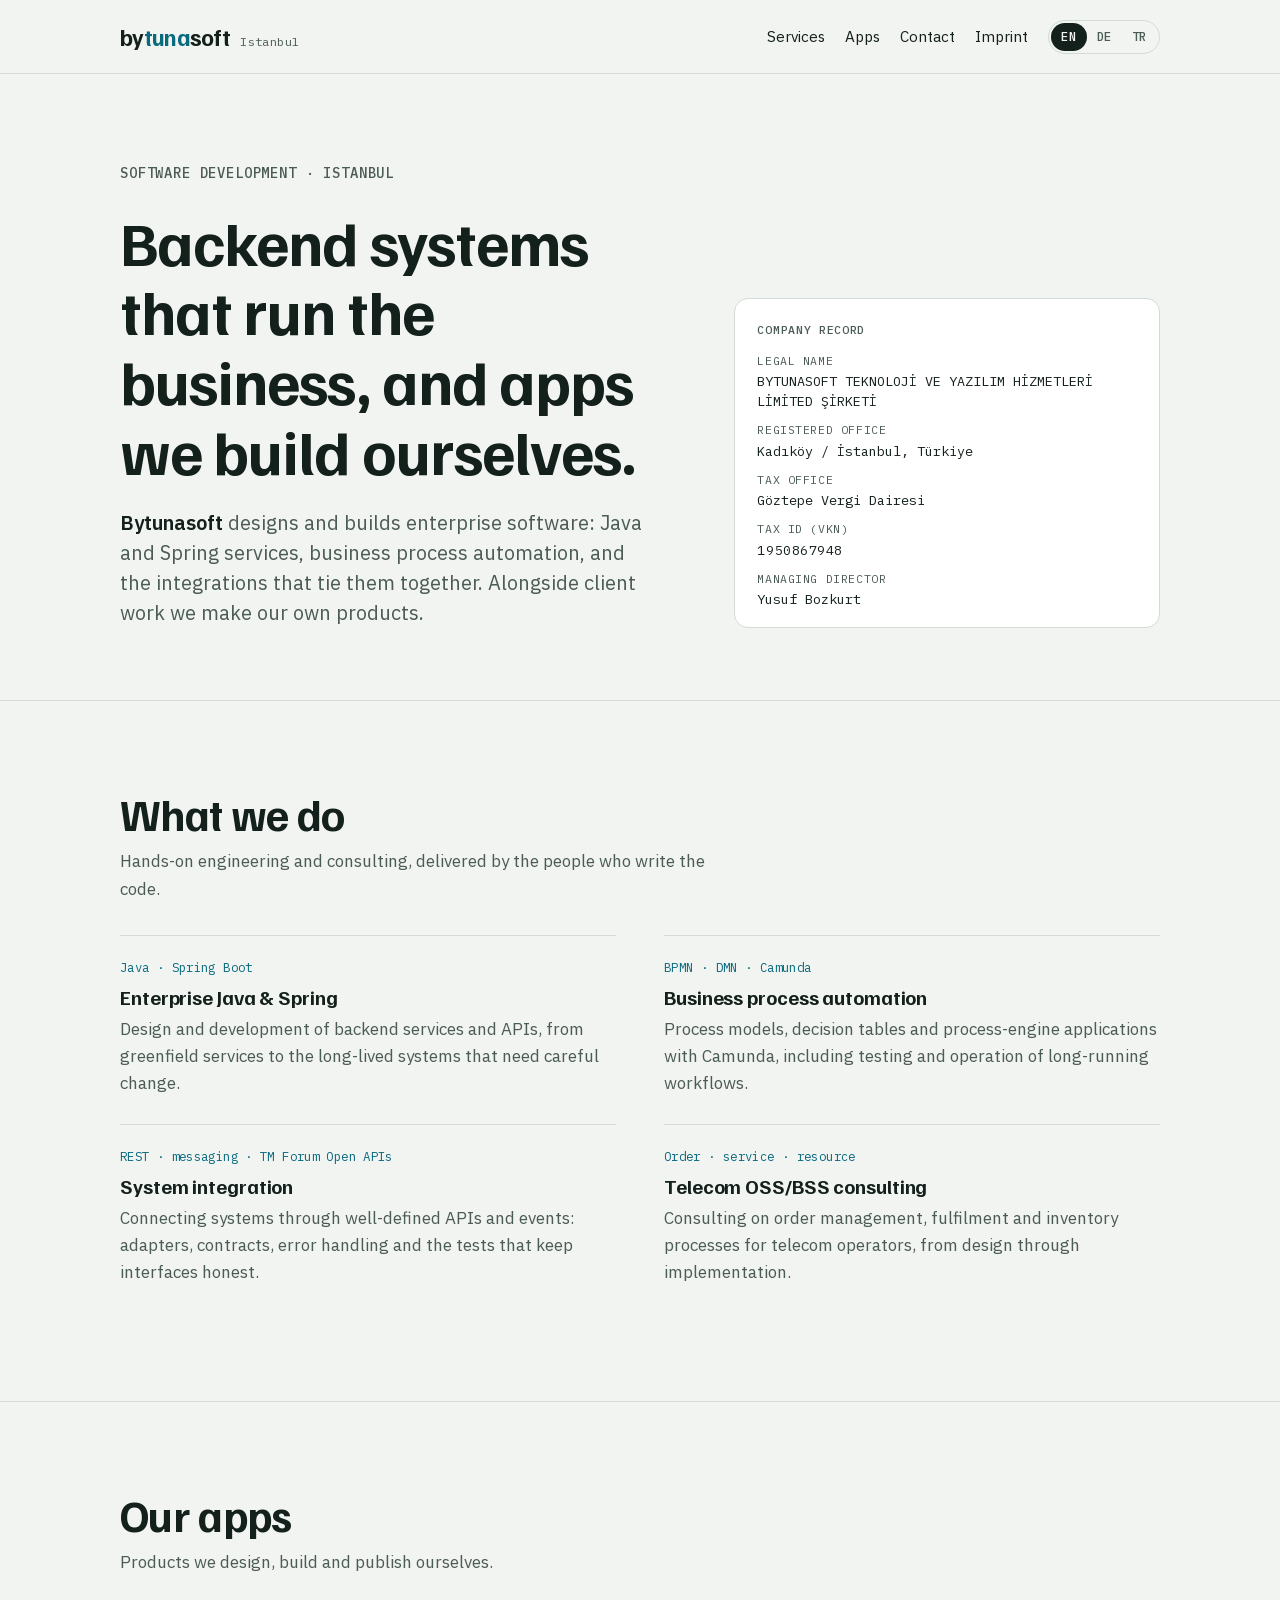
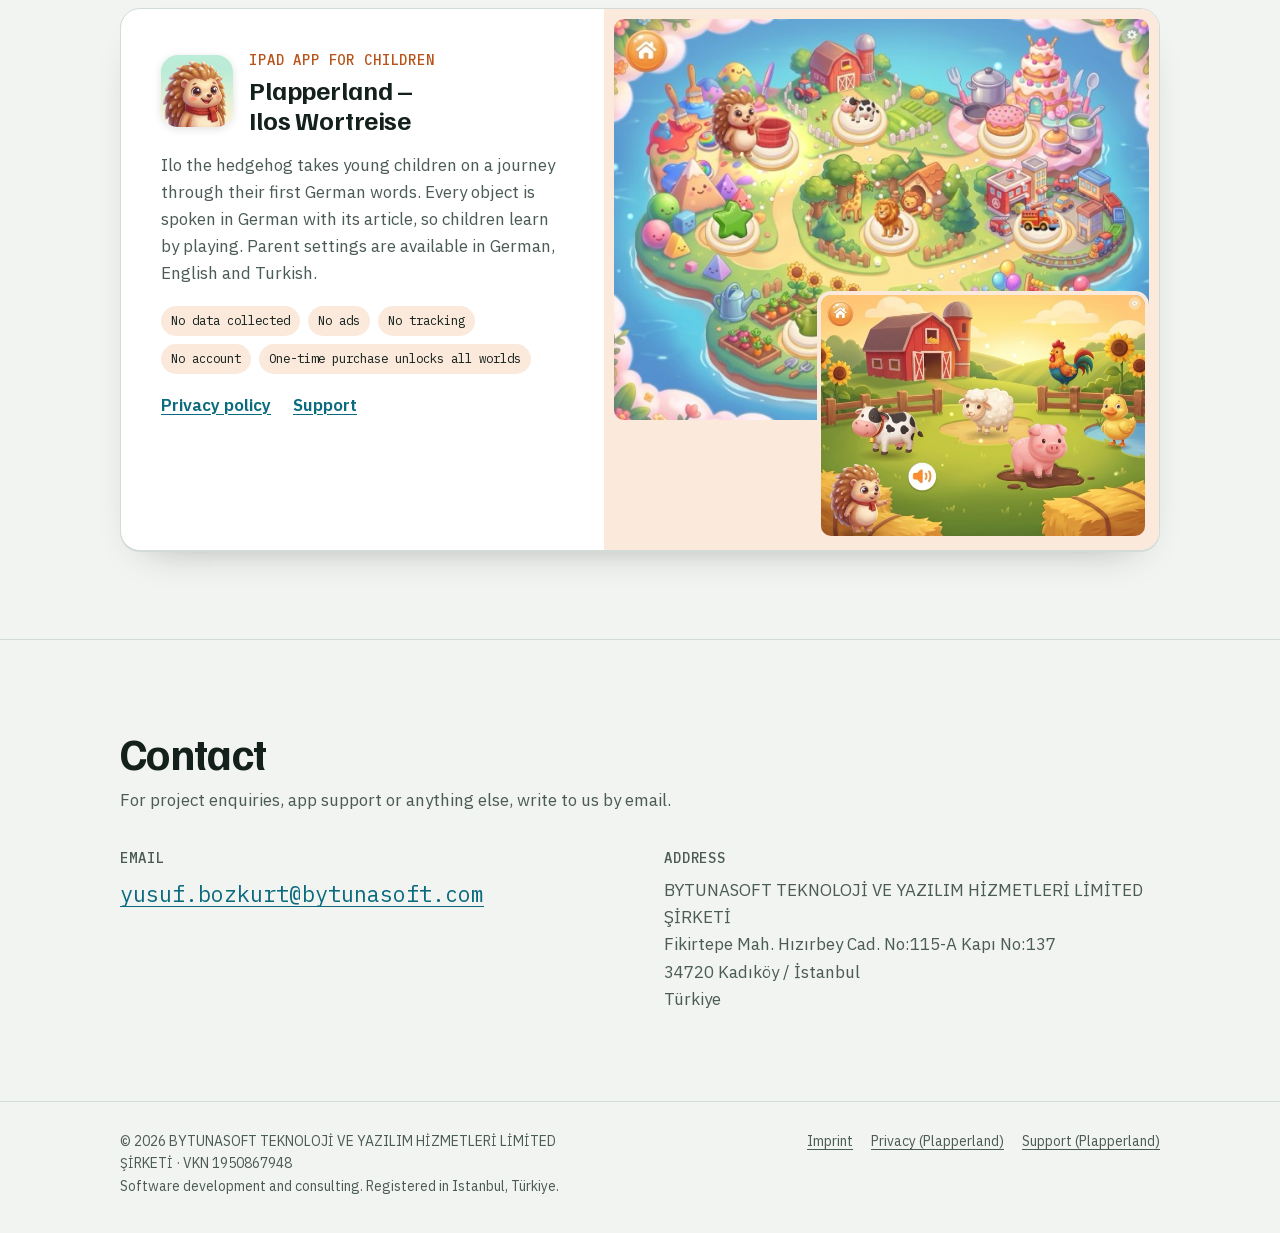
<file: index.html>
<!DOCTYPE html>
<html lang="en">
<head>
<meta charset="utf-8">
<meta name="viewport" content="width=device-width, initial-scale=1">
<title>Bytunasoft – Software development & consulting</title>
<meta name="description" content="Bytunasoft is a software company in Istanbul: enterprise Java and Spring, BPM with Camunda, system integration, telecom OSS/BSS consulting, and our own apps such as Plapperland.">
<link rel="canonical" href="https://bytunasoft.com/">
<link rel="alternate" hreflang="en" href="https://bytunasoft.com/">
<link rel="alternate" hreflang="de" href="https://bytunasoft.com/de/">
<link rel="alternate" hreflang="tr" href="https://bytunasoft.com/tr/">
<link rel="alternate" hreflang="x-default" href="https://bytunasoft.com/">
<meta name="color-scheme" content="light dark">
<meta name="theme-color" content="#f2f4f1" media="(prefers-color-scheme: light)">
<meta name="theme-color" content="#0d1412" media="(prefers-color-scheme: dark)">
<link rel="preload" href="/assets/fonts/familjen-grotesk-normal-latin.woff2" as="font" type="font/woff2" crossorigin>
<link rel="stylesheet" href="/assets/css/site.css">
<link rel="icon" href="/favicon.svg" type="image/svg+xml">
</head>
<body>
<a class="skip" href="#main">Skip to content</a>
<header class="site-header">
  <div class="wrap">
    <a class="brand" href="/"><span class="brand-word">by<b>tuna</b>soft</span><span class="brand-sub">Istanbul</span></a>
    <nav class="nav" aria-label="Main">
      <a href="/#services">Services</a>
      <a href="/#apps">Apps</a>
      <a href="/#contact">Contact</a>
      <a href="/imprint/">Imprint</a>
      <span class="lang" role="group" aria-label="Language"><span aria-current="true" lang="en" title="English">EN</span><a href="/de/" hreflang="de" lang="de" title="Deutsch">DE</a><a href="/tr/" hreflang="tr" lang="tr" title="Türkçe">TR</a></span>
    </nav>
  </div>
</header>
<main id="main">
  <section class="hero">
    <div class="wrap">
      <div class="hero-copy">
        <span class="label">Software development · Istanbul</span>
        <h1>Backend systems that run the business, and apps we build ourselves.</h1>
        <p class="hero-lede"><strong>Bytunasoft</strong> designs and builds enterprise software: Java and Spring services, business process automation, and the integrations that tie them together. Alongside client work we make our own products.</p>
      </div>
      <aside class="registry" aria-label="Company record">
        <span class="label">Company record</span>
        <dl>
        <div><dt>Legal name</dt><dd>BYTUNASOFT TEKNOLOJİ VE YAZILIM HİZMETLERİ LİMİTED ŞİRKETİ</dd></div>
        <div><dt>Registered office</dt><dd>Kadıköy / İstanbul, Türkiye</dd></div>
        <div><dt>Tax office</dt><dd>Göztepe Vergi Dairesi</dd></div>
        <div><dt>Tax ID (VKN)</dt><dd class="num">1950867948</dd></div>
        <div><dt>Managing director</dt><dd>Yusuf Bozkurt</dd></div>
        </dl>
      </aside>
    </div>
  </section>

  <section class="section" id="services" aria-labelledby="services-h">
    <div class="wrap">
      <div class="section-head">
        <h2 id="services-h">What we do</h2>
        <p>Hands-on engineering and consulting, delivered by the people who write the code.</p>
      </div>
      <ul class="services">
        <li><span class="tag">Java · Spring Boot</span><h3>Enterprise Java & Spring</h3><p>Design and development of backend services and APIs, from greenfield services to the long-lived systems that need careful change.</p></li>
        <li><span class="tag">BPMN · DMN · Camunda</span><h3>Business process automation</h3><p>Process models, decision tables and process-engine applications with Camunda, including testing and operation of long-running workflows.</p></li>
        <li><span class="tag">REST · messaging · TM Forum Open APIs</span><h3>System integration</h3><p>Connecting systems through well-defined APIs and events: adapters, contracts, error handling and the tests that keep interfaces honest.</p></li>
        <li><span class="tag">Order · service · resource</span><h3>Telecom OSS/BSS consulting</h3><p>Consulting on order management, fulfilment and inventory processes for telecom operators, from design through implementation.</p></li>
      </ul>
    </div>
  </section>

  <section class="section" id="apps" aria-labelledby="apps-h">
    <div class="wrap">
      <div class="section-head">
        <h2 id="apps-h">Our apps</h2>
        <p>Products we design, build and publish ourselves.</p>
      </div>
      <article class="app-card">
        <div class="app-body">
          <div class="app-id">
            <img src="/assets/img/plapperland-icon-256.png" width="72" height="72" alt="Plapperland app icon">
            <div><span class="label">iPad app for children</span><h3>Plapperland – Ilos Wortreise</h3></div>
          </div>
          <p>Ilo the hedgehog takes young children on a journey through their first German words. Every object is spoken in German with its article, so children learn by playing. Parent settings are available in German, English and Turkish.</p>
          <ul class="facts"><li>No data collected</li><li>No ads</li><li>No tracking</li><li>No account</li><li>One-time purchase unlocks all worlds</li></ul>
          <p class="app-links"><a href="/plapperland/privacy/">Privacy policy</a><a href="/plapperland/support/">Support</a></p>
        </div>
        <div class="app-shots">
          <img src="/assets/img/plapperland-02-karte-1200.jpg" srcset="/assets/img/plapperland-02-karte-640.jpg 640w, /assets/img/plapperland-02-karte-1200.jpg 1200w" sizes="(max-width: 860px) 92vw, 560px" width="1200" height="900" alt="Plapperland map: an island with play worlds for colours, farm, vehicles, garden, numbers, shapes, zoo and kitchen" loading="lazy">
          <img class="second" src="/assets/img/plapperland-04-bauernhof-640.jpg" width="640" height="480" alt="Plapperland farm world: Ilo the hedgehog with a cow, sheep, pig, duck and rooster" loading="lazy">
        </div>
      </article>
    </div>
  </section>

  <section class="section" id="contact" aria-labelledby="contact-h">
    <div class="wrap">
      <div class="section-head">
        <h2 id="contact-h">Contact</h2>
        <p>For project enquiries, app support or anything else, write to us by email.</p>
      </div>
      <div class="contact">
        <div class="block"><span class="label">Email</span><p class="contact-mail"><a href="mailto:yusuf.bozkurt@bytunasoft.com">yusuf.bozkurt@bytunasoft.com</a></p></div>
        <div class="block"><span class="label">Address</span><address>BYTUNASOFT TEKNOLOJİ VE YAZILIM HİZMETLERİ LİMİTED ŞİRKETİ<br>Fikirtepe Mah. Hızırbey Cad. No:115-A Kapı No:137<br>34720 Kadıköy / İstanbul<br>Türkiye</address></div>
      </div>
    </div>
  </section>
</main>
<footer class="site-footer">
  <div class="wrap">
    <p>© 2026 BYTUNASOFT TEKNOLOJİ VE YAZILIM HİZMETLERİ LİMİTED ŞİRKETİ · VKN 1950867948<br>Software development and consulting. Registered in Istanbul, Türkiye.</p>
    <nav aria-label="Legal">
      <a href="/imprint/">Imprint</a>
      <a href="/plapperland/privacy/">Privacy (Plapperland)</a>
      <a href="/plapperland/support/">Support (Plapperland)</a>
    </nav>
  </div>
</footer>
</body>
</html>
</file>
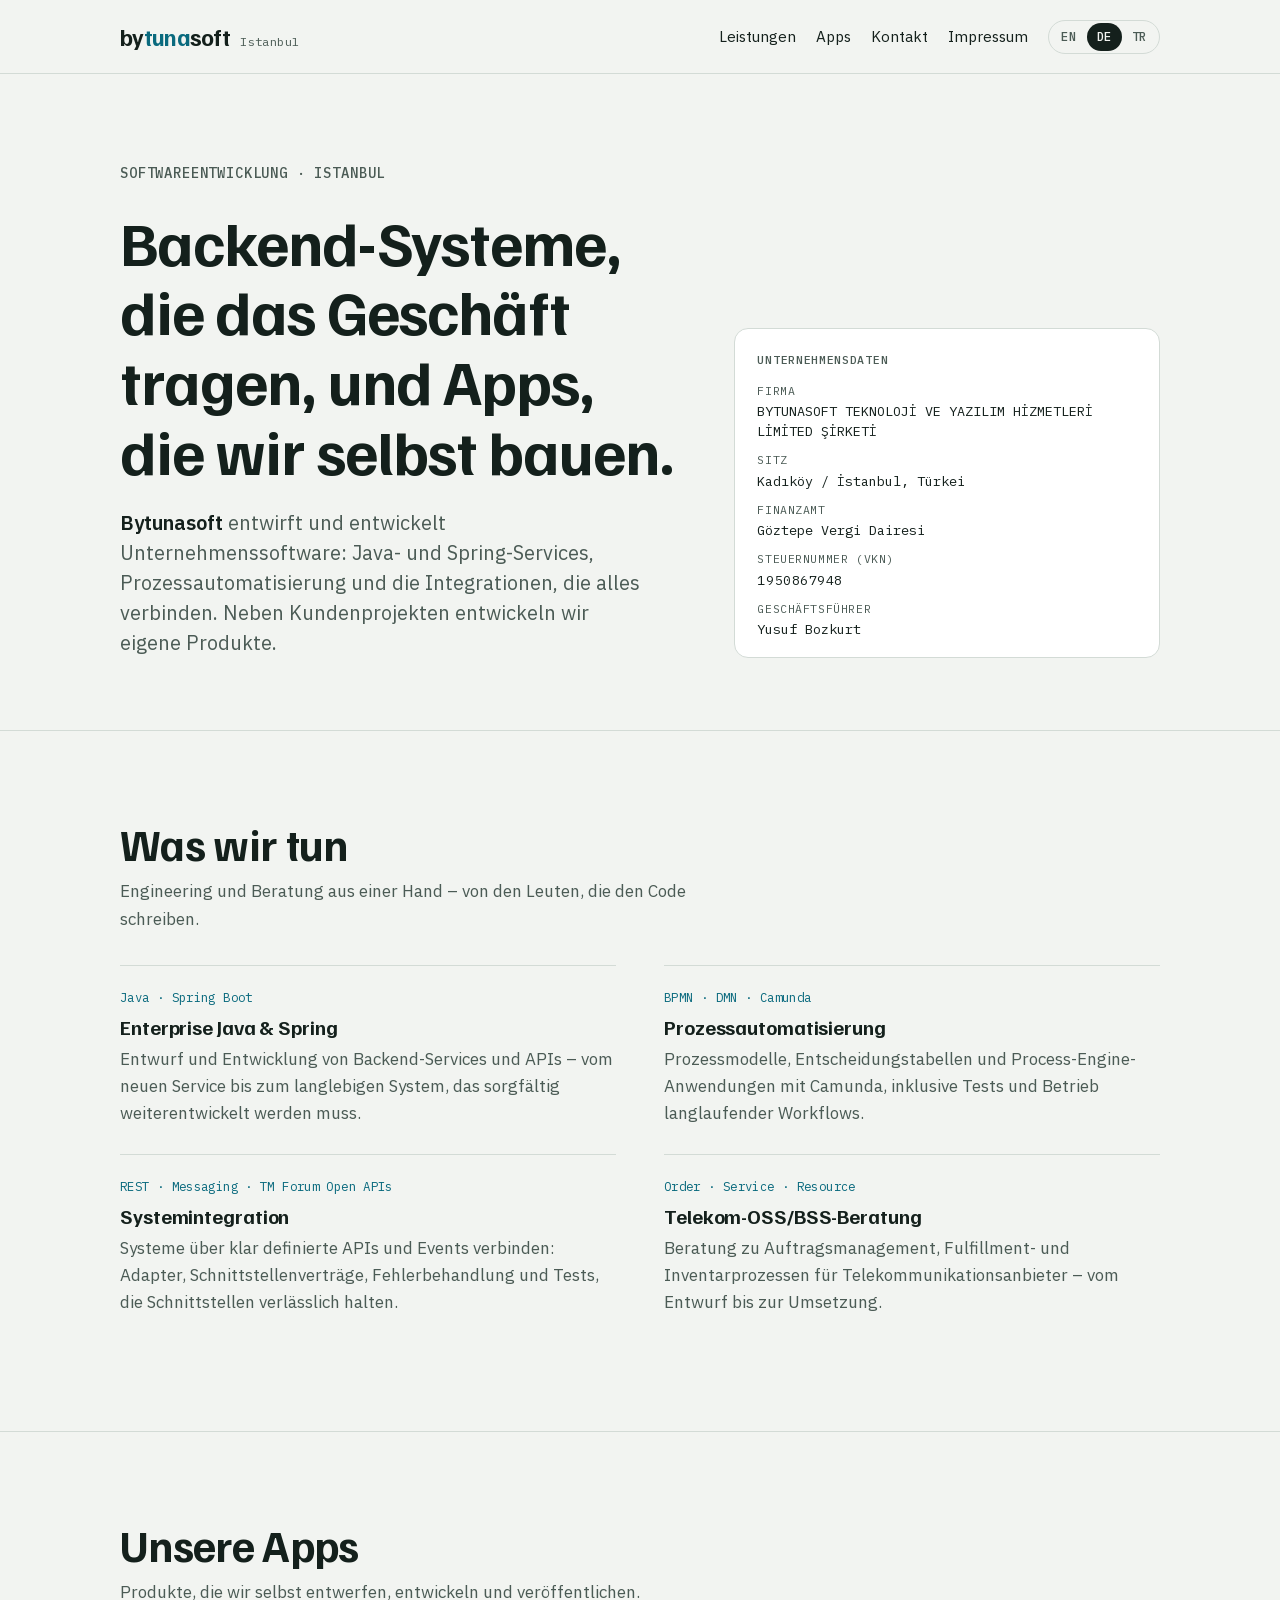
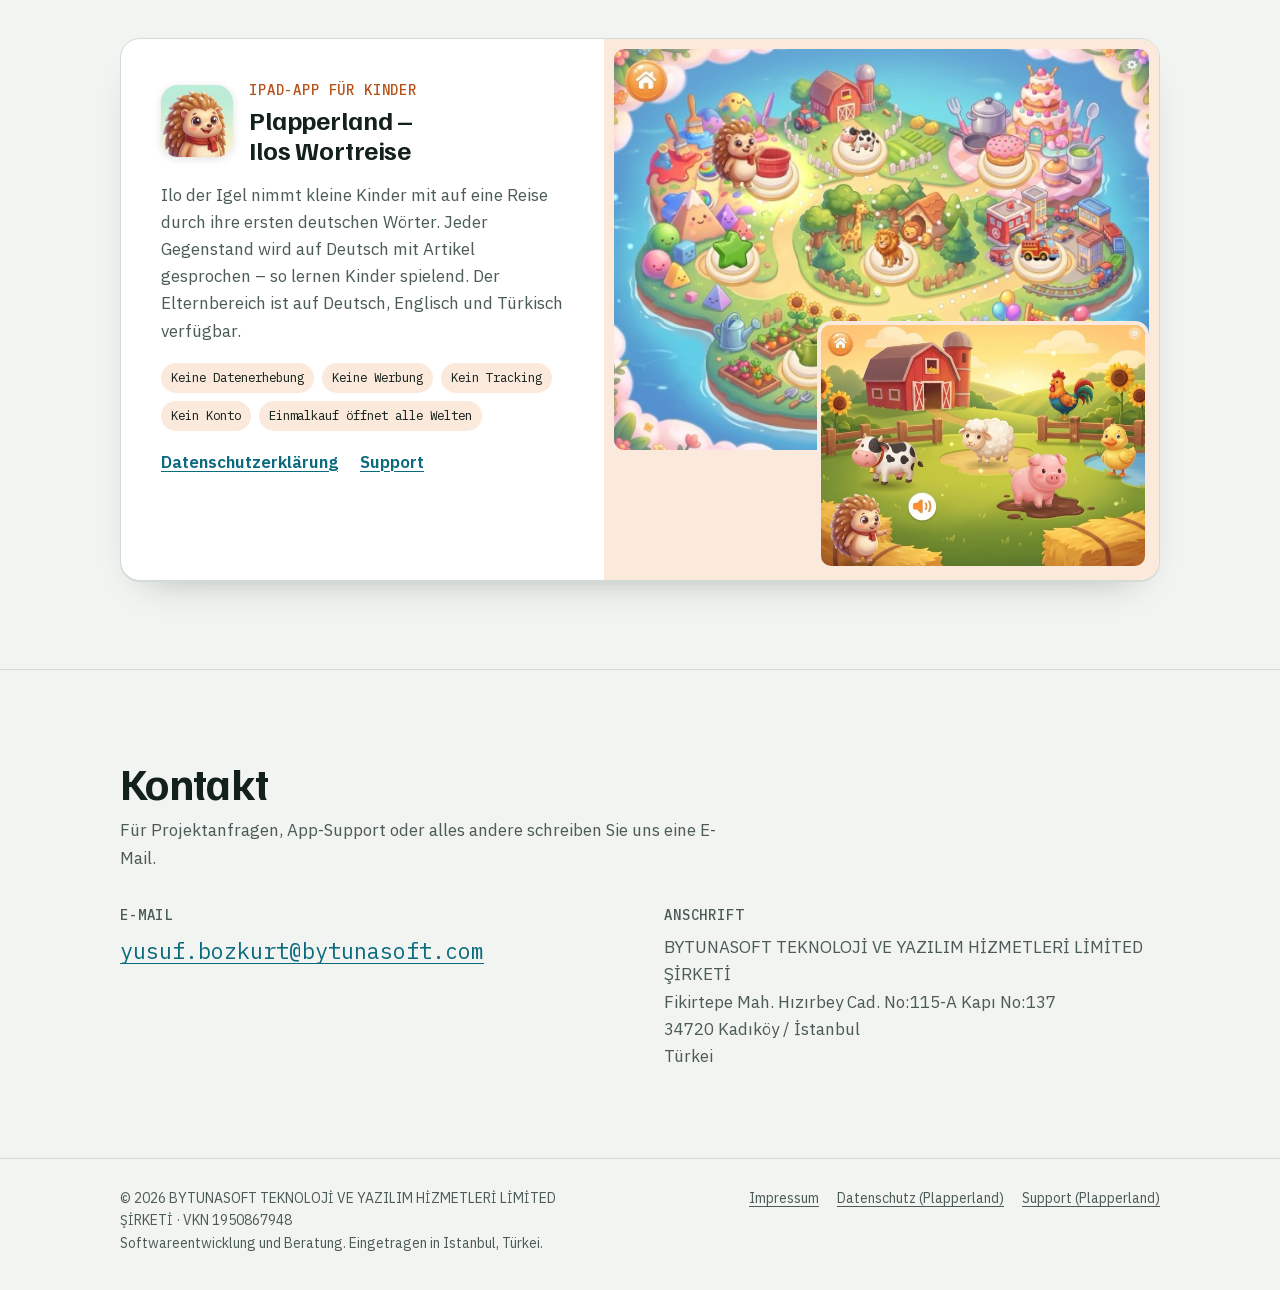
<file: de/index.html>
<!DOCTYPE html>
<html lang="de">
<head>
<meta charset="utf-8">
<meta name="viewport" content="width=device-width, initial-scale=1">
<title>Bytunasoft – Softwareentwicklung & Beratung</title>
<meta name="description" content="Bytunasoft ist ein Softwareunternehmen in Istanbul: Enterprise Java und Spring, BPM mit Camunda, Systemintegration, Telekom-OSS/BSS-Beratung und eigene Apps wie Plapperland.">
<link rel="canonical" href="https://bytunasoft.com/de/">
<link rel="alternate" hreflang="en" href="https://bytunasoft.com/">
<link rel="alternate" hreflang="de" href="https://bytunasoft.com/de/">
<link rel="alternate" hreflang="tr" href="https://bytunasoft.com/tr/">
<link rel="alternate" hreflang="x-default" href="https://bytunasoft.com/">
<meta name="color-scheme" content="light dark">
<meta name="theme-color" content="#f2f4f1" media="(prefers-color-scheme: light)">
<meta name="theme-color" content="#0d1412" media="(prefers-color-scheme: dark)">
<link rel="preload" href="/assets/fonts/familjen-grotesk-normal-latin.woff2" as="font" type="font/woff2" crossorigin>
<link rel="stylesheet" href="/assets/css/site.css">
<link rel="icon" href="/favicon.svg" type="image/svg+xml">
</head>
<body>
<a class="skip" href="#main">Zum Inhalt springen</a>
<header class="site-header">
  <div class="wrap">
    <a class="brand" href="/de/"><span class="brand-word">by<b>tuna</b>soft</span><span class="brand-sub">Istanbul</span></a>
    <nav class="nav" aria-label="Main">
      <a href="/de/#services">Leistungen</a>
      <a href="/de/#apps">Apps</a>
      <a href="/de/#contact">Kontakt</a>
      <a href="/de/imprint/">Impressum</a>
      <span class="lang" role="group" aria-label="Sprache"><a href="/" hreflang="en" lang="en" title="English">EN</a><span aria-current="true" lang="de" title="Deutsch">DE</span><a href="/tr/" hreflang="tr" lang="tr" title="Türkçe">TR</a></span>
    </nav>
  </div>
</header>
<main id="main">
  <section class="hero">
    <div class="wrap">
      <div class="hero-copy">
        <span class="label">Softwareentwicklung · Istanbul</span>
        <h1>Backend-Systeme, die das Geschäft tragen, und Apps, die wir selbst bauen.</h1>
        <p class="hero-lede"><strong>Bytunasoft</strong> entwirft und entwickelt Unternehmenssoftware: Java- und Spring-Services, Prozessautomatisierung und die Integrationen, die alles verbinden. Neben Kundenprojekten entwickeln wir eigene Produkte.</p>
      </div>
      <aside class="registry" aria-label="Unternehmensdaten">
        <span class="label">Unternehmensdaten</span>
        <dl>
        <div><dt>Firma</dt><dd>BYTUNASOFT TEKNOLOJİ VE YAZILIM HİZMETLERİ LİMİTED ŞİRKETİ</dd></div>
        <div><dt>Sitz</dt><dd>Kadıköy / İstanbul, Türkei</dd></div>
        <div><dt>Finanzamt</dt><dd>Göztepe Vergi Dairesi</dd></div>
        <div><dt>Steuernummer (VKN)</dt><dd class="num">1950867948</dd></div>
        <div><dt>Geschäftsführer</dt><dd>Yusuf Bozkurt</dd></div>
        </dl>
      </aside>
    </div>
  </section>

  <section class="section" id="services" aria-labelledby="services-h">
    <div class="wrap">
      <div class="section-head">
        <h2 id="services-h">Was wir tun</h2>
        <p>Engineering und Beratung aus einer Hand – von den Leuten, die den Code schreiben.</p>
      </div>
      <ul class="services">
        <li><span class="tag">Java · Spring Boot</span><h3>Enterprise Java & Spring</h3><p>Entwurf und Entwicklung von Backend-Services und APIs – vom neuen Service bis zum langlebigen System, das sorgfältig weiterentwickelt werden muss.</p></li>
        <li><span class="tag">BPMN · DMN · Camunda</span><h3>Prozessautomatisierung</h3><p>Prozessmodelle, Entscheidungstabellen und Process-Engine-Anwendungen mit Camunda, inklusive Tests und Betrieb langlaufender Workflows.</p></li>
        <li><span class="tag">REST · Messaging · TM Forum Open APIs</span><h3>Systemintegration</h3><p>Systeme über klar definierte APIs und Events verbinden: Adapter, Schnittstellenverträge, Fehlerbehandlung und Tests, die Schnittstellen verlässlich halten.</p></li>
        <li><span class="tag">Order · Service · Resource</span><h3>Telekom-OSS/BSS-Beratung</h3><p>Beratung zu Auftragsmanagement, Fulfillment- und Inventarprozessen für Telekommunikationsanbieter – vom Entwurf bis zur Umsetzung.</p></li>
      </ul>
    </div>
  </section>

  <section class="section" id="apps" aria-labelledby="apps-h">
    <div class="wrap">
      <div class="section-head">
        <h2 id="apps-h">Unsere Apps</h2>
        <p>Produkte, die wir selbst entwerfen, entwickeln und veröffentlichen.</p>
      </div>
      <article class="app-card">
        <div class="app-body">
          <div class="app-id">
            <img src="/assets/img/plapperland-icon-256.png" width="72" height="72" alt="App-Symbol von Plapperland">
            <div><span class="label">iPad-App für Kinder</span><h3>Plapperland – Ilos Wortreise</h3></div>
          </div>
          <p>Ilo der Igel nimmt kleine Kinder mit auf eine Reise durch ihre ersten deutschen Wörter. Jeder Gegenstand wird auf Deutsch mit Artikel gesprochen – so lernen Kinder spielend. Der Elternbereich ist auf Deutsch, Englisch und Türkisch verfügbar.</p>
          <ul class="facts"><li>Keine Datenerhebung</li><li>Keine Werbung</li><li>Kein Tracking</li><li>Kein Konto</li><li>Einmalkauf öffnet alle Welten</li></ul>
          <p class="app-links"><a href="/de/plapperland/privacy/">Datenschutzerklärung</a><a href="/de/plapperland/support/">Support</a></p>
        </div>
        <div class="app-shots">
          <img src="/assets/img/plapperland-02-karte-1200.jpg" srcset="/assets/img/plapperland-02-karte-640.jpg 640w, /assets/img/plapperland-02-karte-1200.jpg 1200w" sizes="(max-width: 860px) 92vw, 560px" width="1200" height="900" alt="Plapperland-Karte: eine Insel mit Spielwelten für Farben, Bauernhof, Fahrzeuge, Garten, Zahlen, Formen, Zoo und Küche" loading="lazy">
          <img class="second" src="/assets/img/plapperland-04-bauernhof-640.jpg" width="640" height="480" alt="Plapperland-Bauernhof: Ilo der Igel mit Kuh, Schaf, Schwein, Ente und Hahn" loading="lazy">
        </div>
      </article>
    </div>
  </section>

  <section class="section" id="contact" aria-labelledby="contact-h">
    <div class="wrap">
      <div class="section-head">
        <h2 id="contact-h">Kontakt</h2>
        <p>Für Projektanfragen, App-Support oder alles andere schreiben Sie uns eine E-Mail.</p>
      </div>
      <div class="contact">
        <div class="block"><span class="label">E-Mail</span><p class="contact-mail"><a href="mailto:yusuf.bozkurt@bytunasoft.com">yusuf.bozkurt@bytunasoft.com</a></p></div>
        <div class="block"><span class="label">Anschrift</span><address>BYTUNASOFT TEKNOLOJİ VE YAZILIM HİZMETLERİ LİMİTED ŞİRKETİ<br>Fikirtepe Mah. Hızırbey Cad. No:115-A Kapı No:137<br>34720 Kadıköy / İstanbul<br>Türkei</address></div>
      </div>
    </div>
  </section>
</main>
<footer class="site-footer">
  <div class="wrap">
    <p>© 2026 BYTUNASOFT TEKNOLOJİ VE YAZILIM HİZMETLERİ LİMİTED ŞİRKETİ · VKN 1950867948<br>Softwareentwicklung und Beratung. Eingetragen in Istanbul, Türkei.</p>
    <nav aria-label="Legal">
      <a href="/de/imprint/">Impressum</a>
      <a href="/de/plapperland/privacy/">Datenschutz (Plapperland)</a>
      <a href="/de/plapperland/support/">Support (Plapperland)</a>
    </nav>
  </div>
</footer>
</body>
</html>
</file>
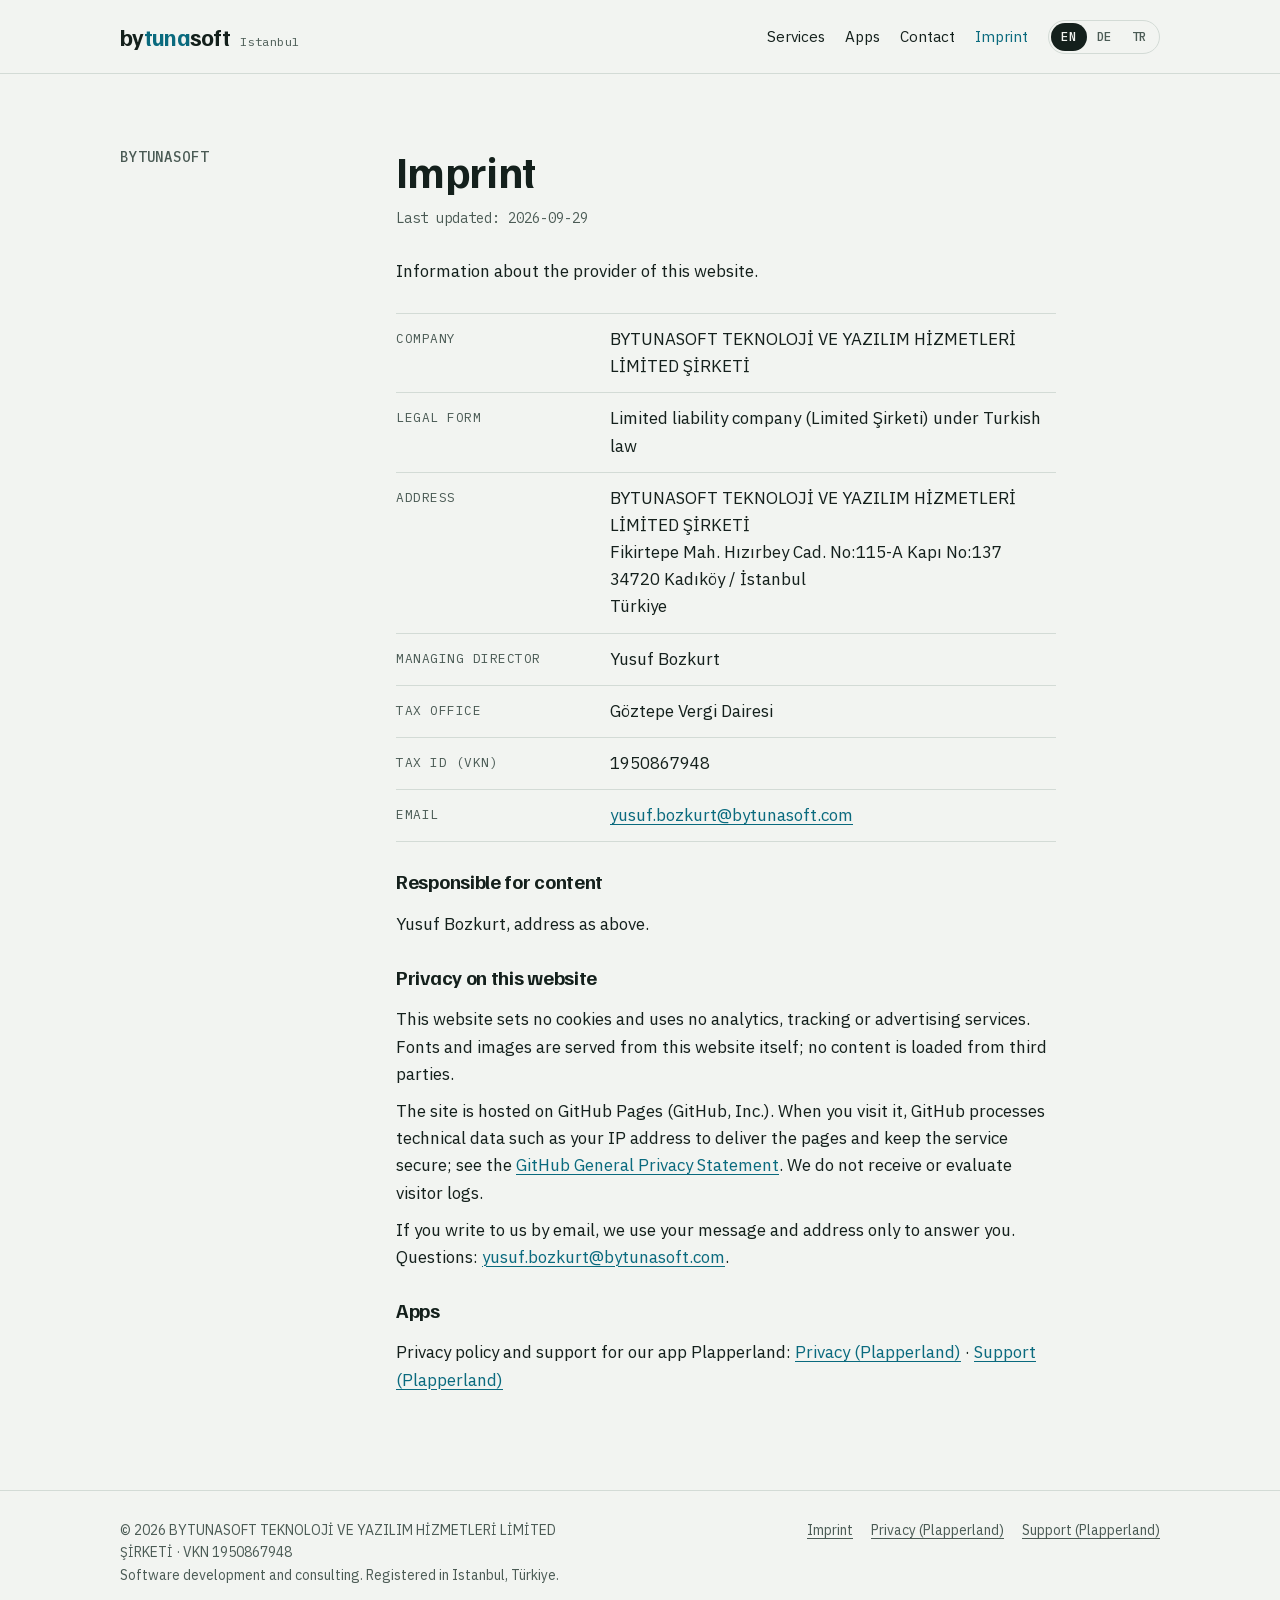
<file: imprint/index.html>
<!DOCTYPE html>
<html lang="en">
<head>
<meta charset="utf-8">
<meta name="viewport" content="width=device-width, initial-scale=1">
<title>Imprint – Bytunasoft</title>
<meta name="description" content="Legal information about BYTUNASOFT TEKNOLOJİ VE YAZILIM HİZMETLERİ LİMİTED ŞİRKETİ.">
<link rel="canonical" href="https://bytunasoft.com/imprint/">
<link rel="alternate" hreflang="en" href="https://bytunasoft.com/imprint/">
<link rel="alternate" hreflang="de" href="https://bytunasoft.com/de/imprint/">
<link rel="alternate" hreflang="tr" href="https://bytunasoft.com/tr/imprint/">
<link rel="alternate" hreflang="x-default" href="https://bytunasoft.com/imprint/">
<meta name="color-scheme" content="light dark">
<meta name="theme-color" content="#f2f4f1" media="(prefers-color-scheme: light)">
<meta name="theme-color" content="#0d1412" media="(prefers-color-scheme: dark)">
<link rel="preload" href="/assets/fonts/familjen-grotesk-normal-latin.woff2" as="font" type="font/woff2" crossorigin>
<link rel="stylesheet" href="/assets/css/site.css">
<link rel="icon" href="/favicon.svg" type="image/svg+xml">
</head>
<body>
<a class="skip" href="#main">Skip to content</a>
<header class="site-header">
  <div class="wrap">
    <a class="brand" href="/"><span class="brand-word">by<b>tuna</b>soft</span><span class="brand-sub">Istanbul</span></a>
    <nav class="nav" aria-label="Main">
      <a href="/#services">Services</a>
      <a href="/#apps">Apps</a>
      <a href="/#contact">Contact</a>
      <a href="/imprint/" aria-current="page">Imprint</a>
      <span class="lang" role="group" aria-label="Language"><span aria-current="true" lang="en" title="English">EN</span><a href="/de/imprint/" hreflang="de" lang="de" title="Deutsch">DE</a><a href="/tr/imprint/" hreflang="tr" lang="tr" title="Türkçe">TR</a></span>
    </nav>
  </div>
</header>
<main id="main" class="doc">
  <div class="wrap doc-grid">
    <aside class="doc-aside"><span class="label">BYTUNASOFT</span></aside>
    <article class="doc-main">
      <header>
        <h1>Imprint</h1>
        <p class="meta">Last updated: 2026-09-29</p>
      </header>
      <p>Information about the provider of this website.</p>
      <dl class="record">
        <div><dt>Company</dt><dd>BYTUNASOFT TEKNOLOJİ VE YAZILIM HİZMETLERİ LİMİTED ŞİRKETİ</dd></div>
        <div><dt>Legal form</dt><dd>Limited liability company (Limited Şirketi) under Turkish law</dd></div>
        <div><dt>Address</dt><dd>BYTUNASOFT TEKNOLOJİ VE YAZILIM HİZMETLERİ LİMİTED ŞİRKETİ<br>Fikirtepe Mah. Hızırbey Cad. No:115-A Kapı No:137<br>34720 Kadıköy / İstanbul<br>Türkiye</dd></div>
        <div><dt>Managing director</dt><dd>Yusuf Bozkurt</dd></div>
        <div><dt>Tax office</dt><dd>Göztepe Vergi Dairesi</dd></div>
        <div><dt>Tax ID (VKN)</dt><dd>1950867948</dd></div>
        <div><dt>Email</dt><dd><a href="mailto:yusuf.bozkurt@bytunasoft.com">yusuf.bozkurt@bytunasoft.com</a></dd></div>
      </dl>
      <section><h2>Responsible for content</h2><p>Yusuf Bozkurt, address as above.</p></section>
      <section>
        <h2>Privacy on this website</h2>
        <p>This website sets no cookies and uses no analytics, tracking or advertising services. Fonts and images are served from this website itself; no content is loaded from third parties.</p>
        <p>The site is hosted on GitHub Pages (GitHub, Inc.). When you visit it, GitHub processes technical data such as your IP address to deliver the pages and keep the service secure; see the <a href="https://docs.github.com/en/site-policy/privacy-policies/github-general-privacy-statement">GitHub General Privacy Statement</a>. We do not receive or evaluate visitor logs.</p>
        <p>If you write to us by email, we use your message and address only to answer you. Questions: <a href="mailto:yusuf.bozkurt@bytunasoft.com">yusuf.bozkurt@bytunasoft.com</a>.</p>
      </section>
      <section><h2>Apps</h2><p>Privacy policy and support for our app Plapperland: <a href="/plapperland/privacy/">Privacy (Plapperland)</a> · <a href="/plapperland/support/">Support (Plapperland)</a></p></section>
    </article>
  </div>
</main>
<footer class="site-footer">
  <div class="wrap">
    <p>© 2026 BYTUNASOFT TEKNOLOJİ VE YAZILIM HİZMETLERİ LİMİTED ŞİRKETİ · VKN 1950867948<br>Software development and consulting. Registered in Istanbul, Türkiye.</p>
    <nav aria-label="Legal">
      <a href="/imprint/">Imprint</a>
      <a href="/plapperland/privacy/">Privacy (Plapperland)</a>
      <a href="/plapperland/support/">Support (Plapperland)</a>
    </nav>
  </div>
</footer>
</body>
</html>
</file>
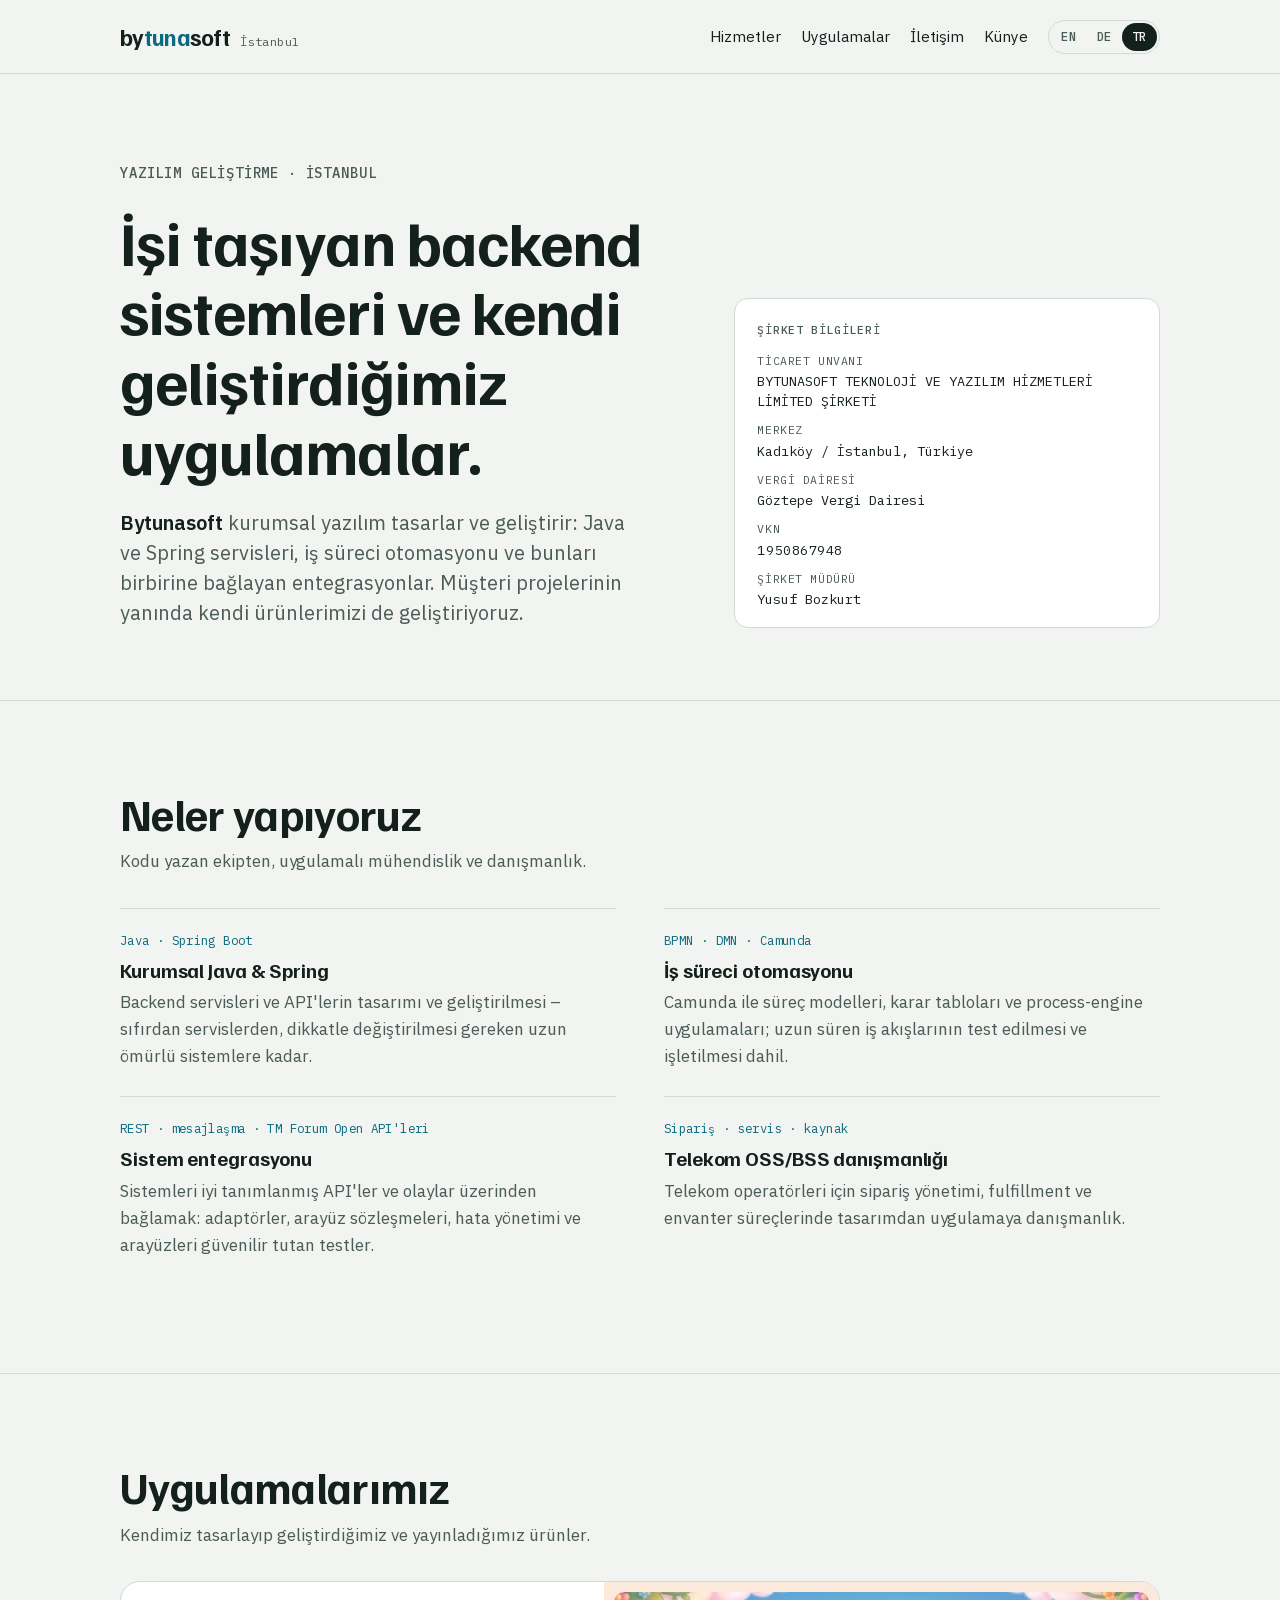
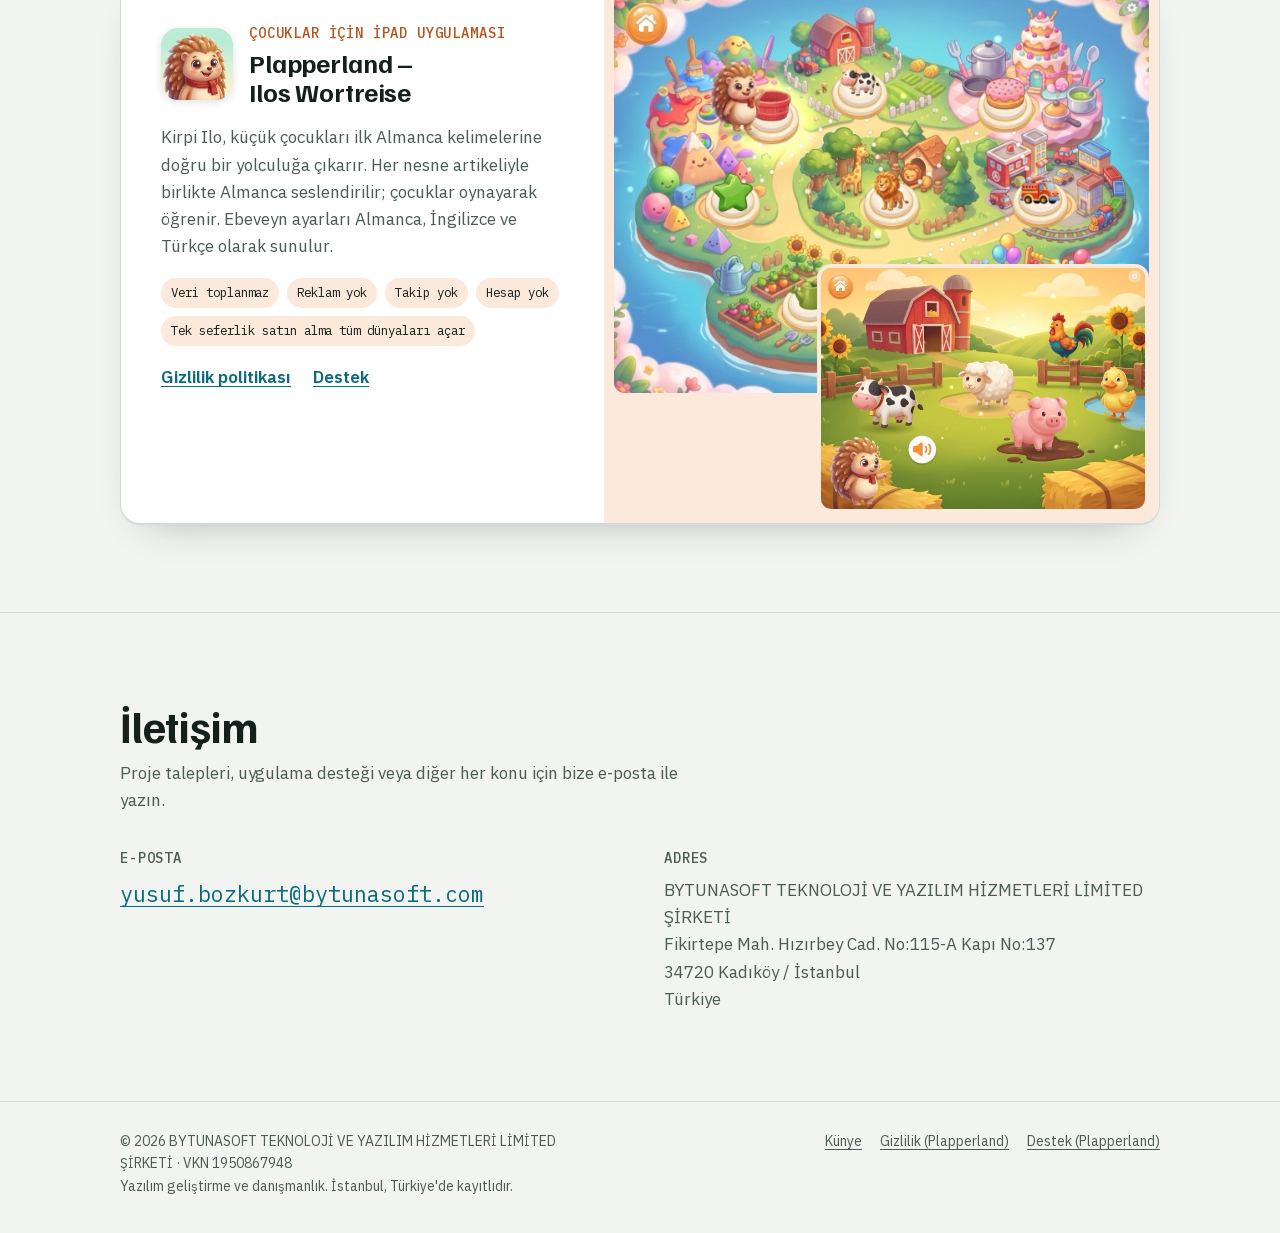
<file: tr/index.html>
<!DOCTYPE html>
<html lang="tr">
<head>
<meta charset="utf-8">
<meta name="viewport" content="width=device-width, initial-scale=1">
<title>Bytunasoft – Yazılım geliştirme ve danışmanlık</title>
<meta name="description" content="Bytunasoft, İstanbul'da bir yazılım şirketidir: kurumsal Java ve Spring, Camunda ile BPM, sistem entegrasyonu, telekom OSS/BSS danışmanlığı ve Plapperland gibi kendi uygulamalarımız.">
<link rel="canonical" href="https://bytunasoft.com/tr/">
<link rel="alternate" hreflang="en" href="https://bytunasoft.com/">
<link rel="alternate" hreflang="de" href="https://bytunasoft.com/de/">
<link rel="alternate" hreflang="tr" href="https://bytunasoft.com/tr/">
<link rel="alternate" hreflang="x-default" href="https://bytunasoft.com/">
<meta name="color-scheme" content="light dark">
<meta name="theme-color" content="#f2f4f1" media="(prefers-color-scheme: light)">
<meta name="theme-color" content="#0d1412" media="(prefers-color-scheme: dark)">
<link rel="preload" href="/assets/fonts/familjen-grotesk-normal-latin.woff2" as="font" type="font/woff2" crossorigin>
<link rel="stylesheet" href="/assets/css/site.css">
<link rel="icon" href="/favicon.svg" type="image/svg+xml">
</head>
<body>
<a class="skip" href="#main">İçeriğe geç</a>
<header class="site-header">
  <div class="wrap">
    <a class="brand" href="/tr/"><span class="brand-word">by<b>tuna</b>soft</span><span class="brand-sub">İstanbul</span></a>
    <nav class="nav" aria-label="Main">
      <a href="/tr/#services">Hizmetler</a>
      <a href="/tr/#apps">Uygulamalar</a>
      <a href="/tr/#contact">İletişim</a>
      <a href="/tr/imprint/">Künye</a>
      <span class="lang" role="group" aria-label="Dil"><a href="/" hreflang="en" lang="en" title="English">EN</a><a href="/de/" hreflang="de" lang="de" title="Deutsch">DE</a><span aria-current="true" lang="tr" title="Türkçe">TR</span></span>
    </nav>
  </div>
</header>
<main id="main">
  <section class="hero">
    <div class="wrap">
      <div class="hero-copy">
        <span class="label">Yazılım geliştirme · İstanbul</span>
        <h1>İşi taşıyan backend sistemleri ve kendi geliştirdiğimiz uygulamalar.</h1>
        <p class="hero-lede"><strong>Bytunasoft</strong> kurumsal yazılım tasarlar ve geliştirir: Java ve Spring servisleri, iş süreci otomasyonu ve bunları birbirine bağlayan entegrasyonlar. Müşteri projelerinin yanında kendi ürünlerimizi de geliştiriyoruz.</p>
      </div>
      <aside class="registry" aria-label="Şirket bilgileri">
        <span class="label">Şirket bilgileri</span>
        <dl>
        <div><dt>Ticaret unvanı</dt><dd>BYTUNASOFT TEKNOLOJİ VE YAZILIM HİZMETLERİ LİMİTED ŞİRKETİ</dd></div>
        <div><dt>Merkez</dt><dd>Kadıköy / İstanbul, Türkiye</dd></div>
        <div><dt>Vergi dairesi</dt><dd>Göztepe Vergi Dairesi</dd></div>
        <div><dt>VKN</dt><dd class="num">1950867948</dd></div>
        <div><dt>Şirket müdürü</dt><dd>Yusuf Bozkurt</dd></div>
        </dl>
      </aside>
    </div>
  </section>

  <section class="section" id="services" aria-labelledby="services-h">
    <div class="wrap">
      <div class="section-head">
        <h2 id="services-h">Neler yapıyoruz</h2>
        <p>Kodu yazan ekipten, uygulamalı mühendislik ve danışmanlık.</p>
      </div>
      <ul class="services">
        <li><span class="tag">Java · Spring Boot</span><h3>Kurumsal Java & Spring</h3><p>Backend servisleri ve API'lerin tasarımı ve geliştirilmesi – sıfırdan servislerden, dikkatle değiştirilmesi gereken uzun ömürlü sistemlere kadar.</p></li>
        <li><span class="tag">BPMN · DMN · Camunda</span><h3>İş süreci otomasyonu</h3><p>Camunda ile süreç modelleri, karar tabloları ve process-engine uygulamaları; uzun süren iş akışlarının test edilmesi ve işletilmesi dahil.</p></li>
        <li><span class="tag">REST · mesajlaşma · TM Forum Open API'leri</span><h3>Sistem entegrasyonu</h3><p>Sistemleri iyi tanımlanmış API'ler ve olaylar üzerinden bağlamak: adaptörler, arayüz sözleşmeleri, hata yönetimi ve arayüzleri güvenilir tutan testler.</p></li>
        <li><span class="tag">Sipariş · servis · kaynak</span><h3>Telekom OSS/BSS danışmanlığı</h3><p>Telekom operatörleri için sipariş yönetimi, fulfillment ve envanter süreçlerinde tasarımdan uygulamaya danışmanlık.</p></li>
      </ul>
    </div>
  </section>

  <section class="section" id="apps" aria-labelledby="apps-h">
    <div class="wrap">
      <div class="section-head">
        <h2 id="apps-h">Uygulamalarımız</h2>
        <p>Kendimiz tasarlayıp geliştirdiğimiz ve yayınladığımız ürünler.</p>
      </div>
      <article class="app-card">
        <div class="app-body">
          <div class="app-id">
            <img src="/assets/img/plapperland-icon-256.png" width="72" height="72" alt="Plapperland uygulama simgesi">
            <div><span class="label">Çocuklar için iPad uygulaması</span><h3>Plapperland – Ilos Wortreise</h3></div>
          </div>
          <p>Kirpi Ilo, küçük çocukları ilk Almanca kelimelerine doğru bir yolculuğa çıkarır. Her nesne artikeliyle birlikte Almanca seslendirilir; çocuklar oynayarak öğrenir. Ebeveyn ayarları Almanca, İngilizce ve Türkçe olarak sunulur.</p>
          <ul class="facts"><li>Veri toplanmaz</li><li>Reklam yok</li><li>Takip yok</li><li>Hesap yok</li><li>Tek seferlik satın alma tüm dünyaları açar</li></ul>
          <p class="app-links"><a href="/tr/plapperland/privacy/">Gizlilik politikası</a><a href="/tr/plapperland/support/">Destek</a></p>
        </div>
        <div class="app-shots">
          <img src="/assets/img/plapperland-02-karte-1200.jpg" srcset="/assets/img/plapperland-02-karte-640.jpg 640w, /assets/img/plapperland-02-karte-1200.jpg 1200w" sizes="(max-width: 860px) 92vw, 560px" width="1200" height="900" alt="Plapperland haritası: renkler, çiftlik, araçlar, bahçe, sayılar, şekiller, hayvanat bahçesi ve mutfak dünyalarının olduğu bir ada" loading="lazy">
          <img class="second" src="/assets/img/plapperland-04-bauernhof-640.jpg" width="640" height="480" alt="Plapperland çiftlik dünyası: kirpi Ilo ile inek, koyun, domuz, ördek ve horoz" loading="lazy">
        </div>
      </article>
    </div>
  </section>

  <section class="section" id="contact" aria-labelledby="contact-h">
    <div class="wrap">
      <div class="section-head">
        <h2 id="contact-h">İletişim</h2>
        <p>Proje talepleri, uygulama desteği veya diğer her konu için bize e-posta ile yazın.</p>
      </div>
      <div class="contact">
        <div class="block"><span class="label">E-posta</span><p class="contact-mail"><a href="mailto:yusuf.bozkurt@bytunasoft.com">yusuf.bozkurt@bytunasoft.com</a></p></div>
        <div class="block"><span class="label">Adres</span><address>BYTUNASOFT TEKNOLOJİ VE YAZILIM HİZMETLERİ LİMİTED ŞİRKETİ<br>Fikirtepe Mah. Hızırbey Cad. No:115-A Kapı No:137<br>34720 Kadıköy / İstanbul<br>Türkiye</address></div>
      </div>
    </div>
  </section>
</main>
<footer class="site-footer">
  <div class="wrap">
    <p>© 2026 BYTUNASOFT TEKNOLOJİ VE YAZILIM HİZMETLERİ LİMİTED ŞİRKETİ · VKN 1950867948<br>Yazılım geliştirme ve danışmanlık. İstanbul, Türkiye'de kayıtlıdır.</p>
    <nav aria-label="Legal">
      <a href="/tr/imprint/">Künye</a>
      <a href="/tr/plapperland/privacy/">Gizlilik (Plapperland)</a>
      <a href="/tr/plapperland/support/">Destek (Plapperland)</a>
    </nav>
  </div>
</footer>
</body>
</html>
</file>
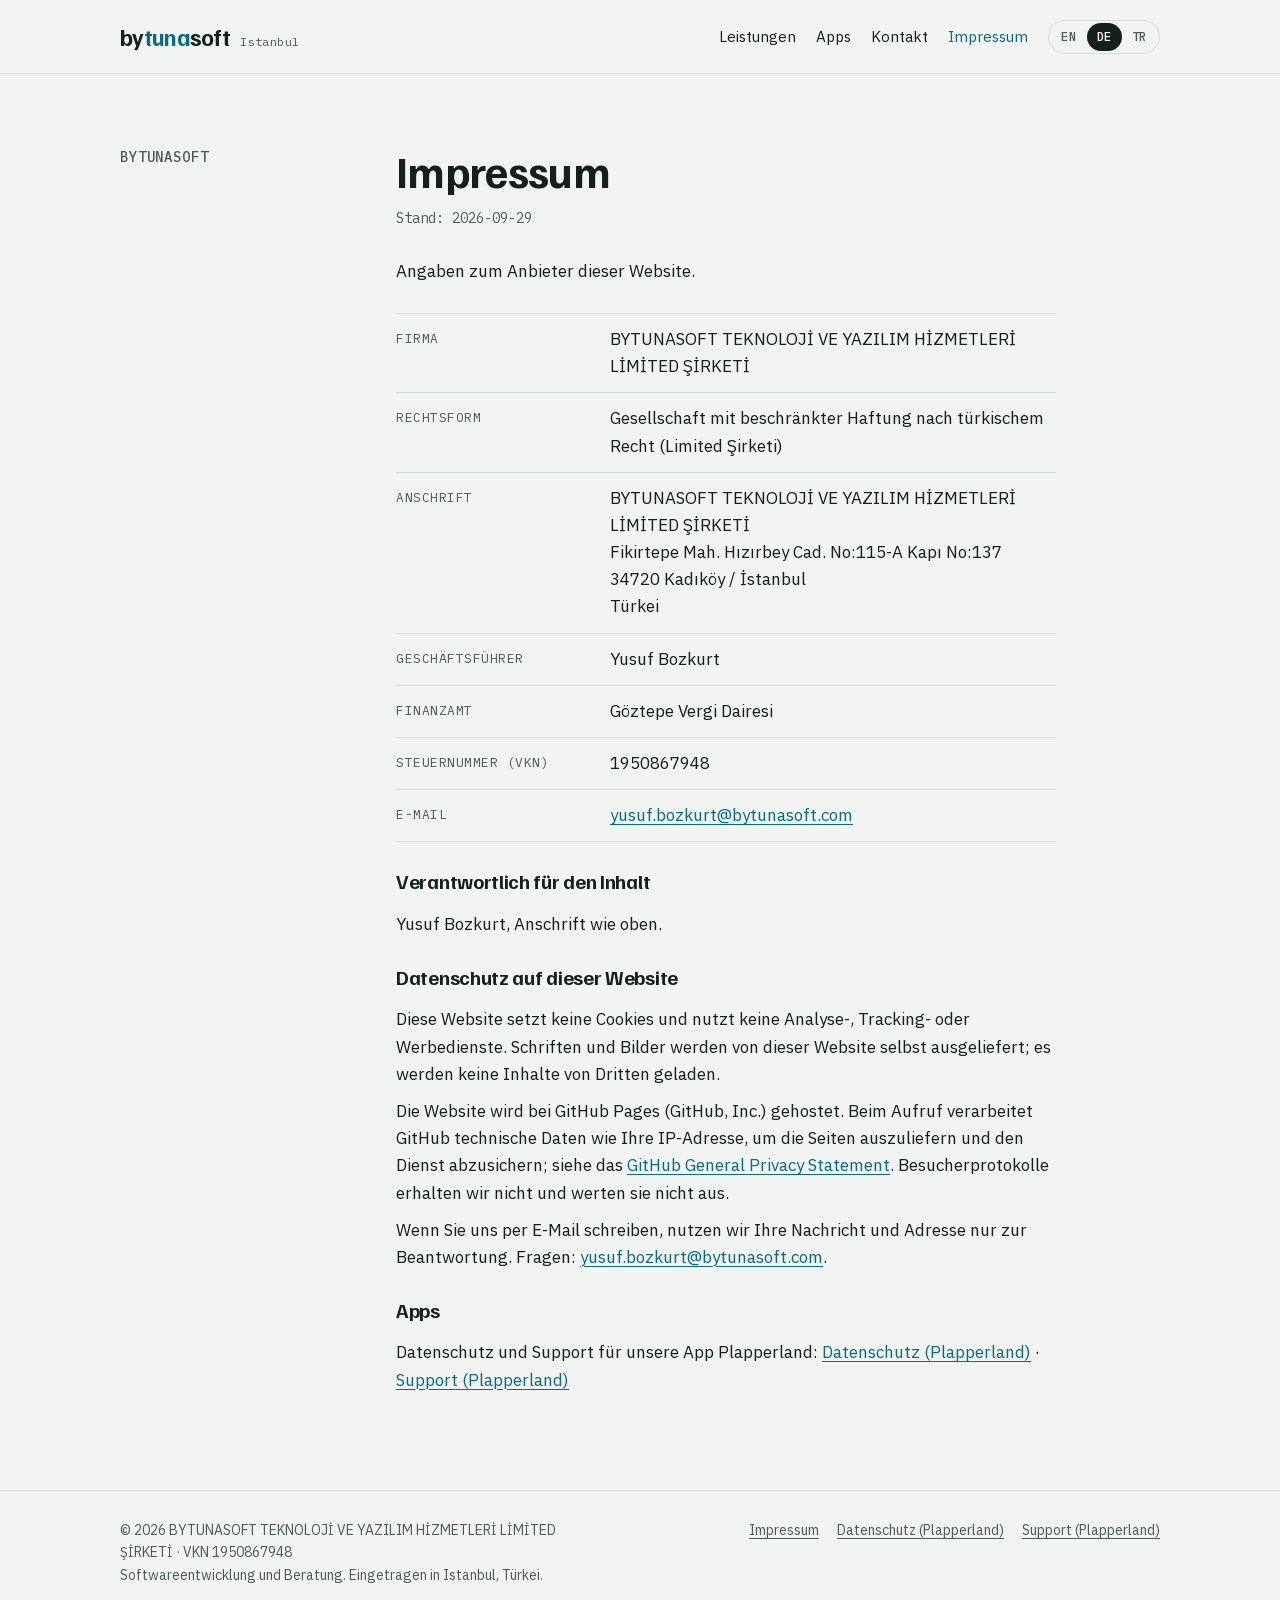
<file: de/imprint/index.html>
<!DOCTYPE html>
<html lang="de">
<head>
<meta charset="utf-8">
<meta name="viewport" content="width=device-width, initial-scale=1">
<title>Impressum – Bytunasoft</title>
<meta name="description" content="Impressum der BYTUNASOFT TEKNOLOJİ VE YAZILIM HİZMETLERİ LİMİTED ŞİRKETİ.">
<link rel="canonical" href="https://bytunasoft.com/de/imprint/">
<link rel="alternate" hreflang="en" href="https://bytunasoft.com/imprint/">
<link rel="alternate" hreflang="de" href="https://bytunasoft.com/de/imprint/">
<link rel="alternate" hreflang="tr" href="https://bytunasoft.com/tr/imprint/">
<link rel="alternate" hreflang="x-default" href="https://bytunasoft.com/imprint/">
<meta name="color-scheme" content="light dark">
<meta name="theme-color" content="#f2f4f1" media="(prefers-color-scheme: light)">
<meta name="theme-color" content="#0d1412" media="(prefers-color-scheme: dark)">
<link rel="preload" href="/assets/fonts/familjen-grotesk-normal-latin.woff2" as="font" type="font/woff2" crossorigin>
<link rel="stylesheet" href="/assets/css/site.css">
<link rel="icon" href="/favicon.svg" type="image/svg+xml">
</head>
<body>
<a class="skip" href="#main">Zum Inhalt springen</a>
<header class="site-header">
  <div class="wrap">
    <a class="brand" href="/de/"><span class="brand-word">by<b>tuna</b>soft</span><span class="brand-sub">Istanbul</span></a>
    <nav class="nav" aria-label="Main">
      <a href="/de/#services">Leistungen</a>
      <a href="/de/#apps">Apps</a>
      <a href="/de/#contact">Kontakt</a>
      <a href="/de/imprint/" aria-current="page">Impressum</a>
      <span class="lang" role="group" aria-label="Sprache"><a href="/imprint/" hreflang="en" lang="en" title="English">EN</a><span aria-current="true" lang="de" title="Deutsch">DE</span><a href="/tr/imprint/" hreflang="tr" lang="tr" title="Türkçe">TR</a></span>
    </nav>
  </div>
</header>
<main id="main" class="doc">
  <div class="wrap doc-grid">
    <aside class="doc-aside"><span class="label">BYTUNASOFT</span></aside>
    <article class="doc-main">
      <header>
        <h1>Impressum</h1>
        <p class="meta">Stand: 2026-09-29</p>
      </header>
      <p>Angaben zum Anbieter dieser Website.</p>
      <dl class="record">
        <div><dt>Firma</dt><dd>BYTUNASOFT TEKNOLOJİ VE YAZILIM HİZMETLERİ LİMİTED ŞİRKETİ</dd></div>
        <div><dt>Rechtsform</dt><dd>Gesellschaft mit beschränkter Haftung nach türkischem Recht (Limited Şirketi)</dd></div>
        <div><dt>Anschrift</dt><dd>BYTUNASOFT TEKNOLOJİ VE YAZILIM HİZMETLERİ LİMİTED ŞİRKETİ<br>Fikirtepe Mah. Hızırbey Cad. No:115-A Kapı No:137<br>34720 Kadıköy / İstanbul<br>Türkei</dd></div>
        <div><dt>Geschäftsführer</dt><dd>Yusuf Bozkurt</dd></div>
        <div><dt>Finanzamt</dt><dd>Göztepe Vergi Dairesi</dd></div>
        <div><dt>Steuernummer (VKN)</dt><dd>1950867948</dd></div>
        <div><dt>E-Mail</dt><dd><a href="mailto:yusuf.bozkurt@bytunasoft.com">yusuf.bozkurt@bytunasoft.com</a></dd></div>
      </dl>
      <section><h2>Verantwortlich für den Inhalt</h2><p>Yusuf Bozkurt, Anschrift wie oben.</p></section>
      <section>
        <h2>Datenschutz auf dieser Website</h2>
        <p>Diese Website setzt keine Cookies und nutzt keine Analyse-, Tracking- oder Werbedienste. Schriften und Bilder werden von dieser Website selbst ausgeliefert; es werden keine Inhalte von Dritten geladen.</p>
        <p>Die Website wird bei GitHub Pages (GitHub, Inc.) gehostet. Beim Aufruf verarbeitet GitHub technische Daten wie Ihre IP-Adresse, um die Seiten auszuliefern und den Dienst abzusichern; siehe das <a href="https://docs.github.com/en/site-policy/privacy-policies/github-general-privacy-statement">GitHub General Privacy Statement</a>. Besucherprotokolle erhalten wir nicht und werten sie nicht aus.</p>
        <p>Wenn Sie uns per E-Mail schreiben, nutzen wir Ihre Nachricht und Adresse nur zur Beantwortung. Fragen: <a href="mailto:yusuf.bozkurt@bytunasoft.com">yusuf.bozkurt@bytunasoft.com</a>.</p>
      </section>
      <section><h2>Apps</h2><p>Datenschutz und Support für unsere App Plapperland: <a href="/de/plapperland/privacy/">Datenschutz (Plapperland)</a> · <a href="/de/plapperland/support/">Support (Plapperland)</a></p></section>
    </article>
  </div>
</main>
<footer class="site-footer">
  <div class="wrap">
    <p>© 2026 BYTUNASOFT TEKNOLOJİ VE YAZILIM HİZMETLERİ LİMİTED ŞİRKETİ · VKN 1950867948<br>Softwareentwicklung und Beratung. Eingetragen in Istanbul, Türkei.</p>
    <nav aria-label="Legal">
      <a href="/de/imprint/">Impressum</a>
      <a href="/de/plapperland/privacy/">Datenschutz (Plapperland)</a>
      <a href="/de/plapperland/support/">Support (Plapperland)</a>
    </nav>
  </div>
</footer>
</body>
</html>
</file>
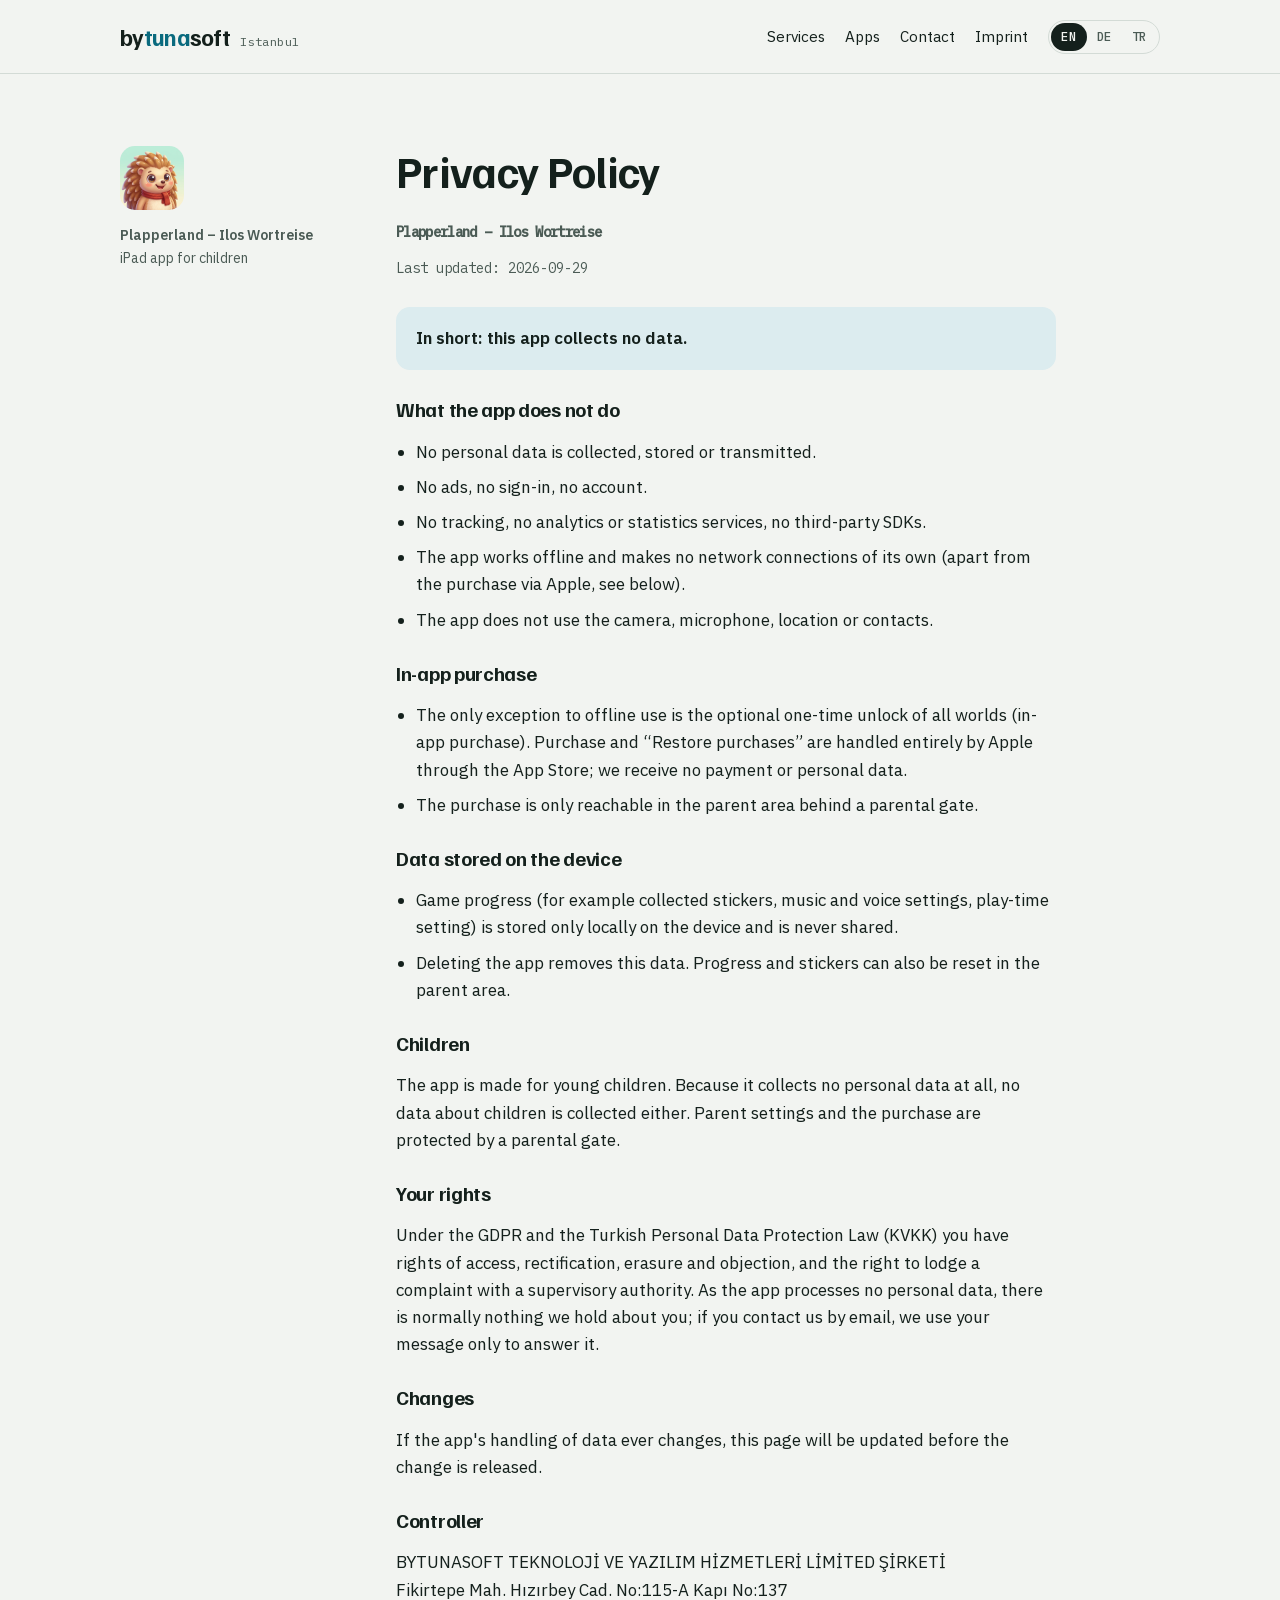
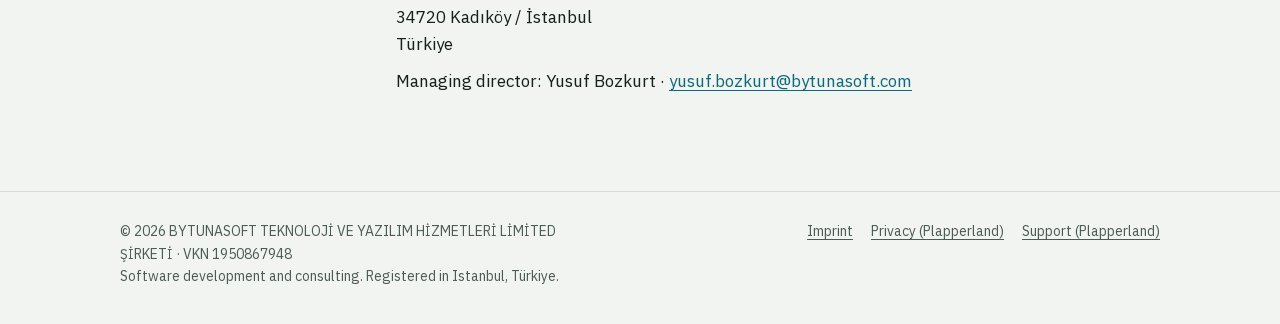
<file: plapperland/privacy/index.html>
<!DOCTYPE html>
<html lang="en">
<head>
<meta charset="utf-8">
<meta name="viewport" content="width=device-width, initial-scale=1">
<title>Plapperland Privacy Policy</title>
<meta name="description" content="Privacy policy for the iPad app Plapperland – Ilos Wortreise: the app collects no data.">
<link rel="canonical" href="https://bytunasoft.com/plapperland/privacy/">
<link rel="alternate" hreflang="en" href="https://bytunasoft.com/plapperland/privacy/">
<link rel="alternate" hreflang="de" href="https://bytunasoft.com/de/plapperland/privacy/">
<link rel="alternate" hreflang="tr" href="https://bytunasoft.com/tr/plapperland/privacy/">
<link rel="alternate" hreflang="x-default" href="https://bytunasoft.com/plapperland/privacy/">
<meta name="color-scheme" content="light dark">
<meta name="theme-color" content="#f2f4f1" media="(prefers-color-scheme: light)">
<meta name="theme-color" content="#0d1412" media="(prefers-color-scheme: dark)">
<link rel="preload" href="/assets/fonts/familjen-grotesk-normal-latin.woff2" as="font" type="font/woff2" crossorigin>
<link rel="stylesheet" href="/assets/css/site.css">
<link rel="icon" href="/favicon.svg" type="image/svg+xml">
</head>
<body>
<a class="skip" href="#main">Skip to content</a>
<header class="site-header">
  <div class="wrap">
    <a class="brand" href="/"><span class="brand-word">by<b>tuna</b>soft</span><span class="brand-sub">Istanbul</span></a>
    <nav class="nav" aria-label="Main">
      <a href="/#services">Services</a>
      <a href="/#apps">Apps</a>
      <a href="/#contact">Contact</a>
      <a href="/imprint/">Imprint</a>
      <span class="lang" role="group" aria-label="Language"><span aria-current="true" lang="en" title="English">EN</span><a href="/de/plapperland/privacy/" hreflang="de" lang="de" title="Deutsch">DE</a><a href="/tr/plapperland/privacy/" hreflang="tr" lang="tr" title="Türkçe">TR</a></span>
    </nav>
  </div>
</header>
<main id="main" class="doc">
  <div class="wrap doc-grid">
    <aside class="doc-aside"><img src="/assets/img/plapperland-icon-128.png" width="64" height="64" alt="Plapperland app icon"><p><strong>Plapperland – Ilos Wortreise</strong><br>iPad app for children</p></aside>
    <article class="doc-main">
      <header>
        <h1>Privacy Policy<br><span class="meta">Plapperland – Ilos Wortreise</span></h1>
        <p class="meta">Last updated: 2026-09-29</p>
      </header>
      <p class="summary">In short: this app collects no data.</p>
      <section><h2>What the app does not do</h2><ul><li>No personal data is collected, stored or transmitted.</li><li>No ads, no sign-in, no account.</li><li>No tracking, no analytics or statistics services, no third-party SDKs.</li><li>The app works offline and makes no network connections of its own (apart from the purchase via Apple, see below).</li><li>The app does not use the camera, microphone, location or contacts.</li></ul></section>
      <section><h2>In-app purchase</h2><ul><li>The only exception to offline use is the optional one-time unlock of all worlds (in-app purchase). Purchase and “Restore purchases” are handled entirely by Apple through the App Store; we receive no payment or personal data.</li><li>The purchase is only reachable in the parent area behind a parental gate.</li></ul></section>
      <section><h2>Data stored on the device</h2><ul><li>Game progress (for example collected stickers, music and voice settings, play-time setting) is stored only locally on the device and is never shared.</li><li>Deleting the app removes this data. Progress and stickers can also be reset in the parent area.</li></ul></section>
      <section><h2>Children</h2><p>The app is made for young children. Because it collects no personal data at all, no data about children is collected either. Parent settings and the purchase are protected by a parental gate.</p></section>
      <section><h2>Your rights</h2><p>Under the GDPR and the Turkish Personal Data Protection Law (KVKK) you have rights of access, rectification, erasure and objection, and the right to lodge a complaint with a supervisory authority. As the app processes no personal data, there is normally nothing we hold about you; if you contact us by email, we use your message only to answer it.</p></section>
      <section><h2>Changes</h2><p>If the app's handling of data ever changes, this page will be updated before the change is released.</p></section>
      <section><h2>Controller</h2><p>BYTUNASOFT TEKNOLOJİ VE YAZILIM HİZMETLERİ LİMİTED ŞİRKETİ<br>Fikirtepe Mah. Hızırbey Cad. No:115-A Kapı No:137<br>34720 Kadıköy / İstanbul<br>Türkiye</p><p>Managing director: Yusuf Bozkurt · <a href="mailto:yusuf.bozkurt@bytunasoft.com">yusuf.bozkurt@bytunasoft.com</a></p></section>
    </article>
  </div>
</main>
<footer class="site-footer">
  <div class="wrap">
    <p>© 2026 BYTUNASOFT TEKNOLOJİ VE YAZILIM HİZMETLERİ LİMİTED ŞİRKETİ · VKN 1950867948<br>Software development and consulting. Registered in Istanbul, Türkiye.</p>
    <nav aria-label="Legal">
      <a href="/imprint/">Imprint</a>
      <a href="/plapperland/privacy/">Privacy (Plapperland)</a>
      <a href="/plapperland/support/">Support (Plapperland)</a>
    </nav>
  </div>
</footer>
</body>
</html>
</file>
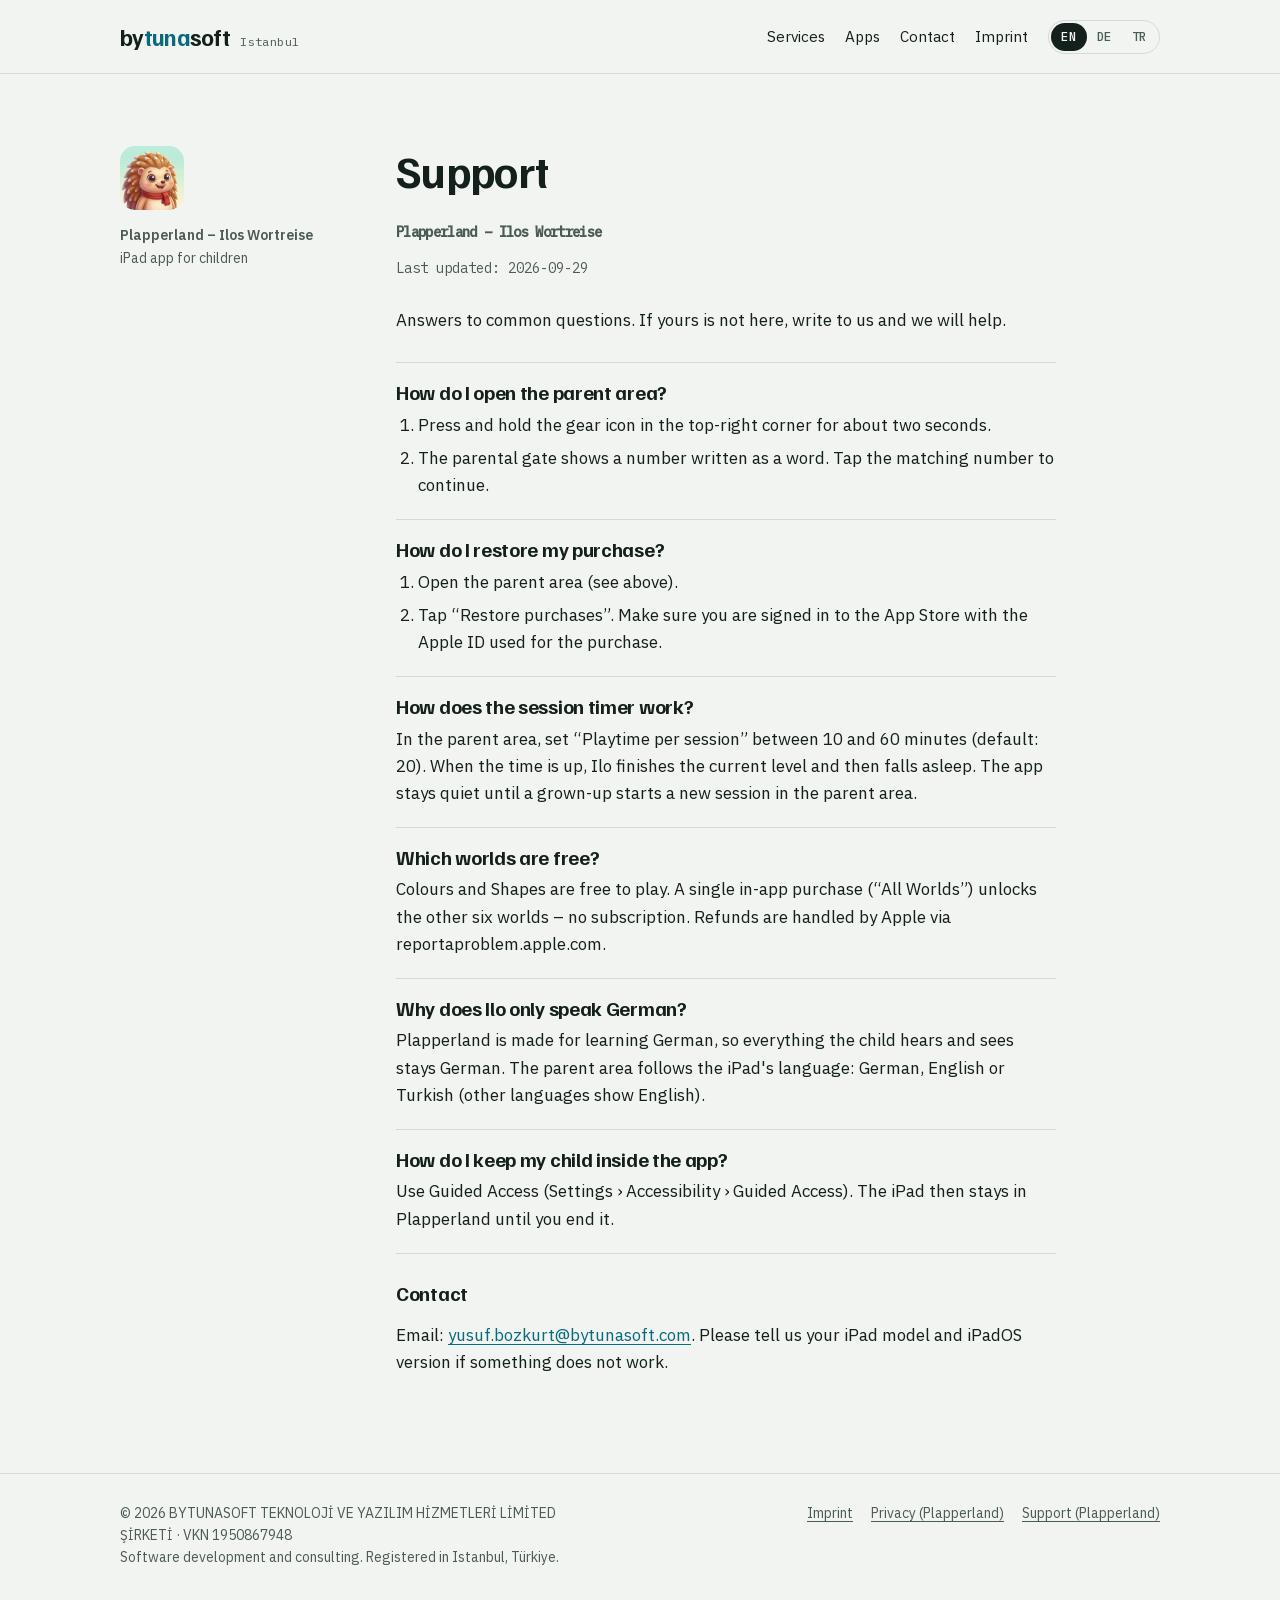
<file: plapperland/support/index.html>
<!DOCTYPE html>
<html lang="en">
<head>
<meta charset="utf-8">
<meta name="viewport" content="width=device-width, initial-scale=1">
<title>Plapperland Support</title>
<meta name="description" content="Help and frequently asked questions for the iPad app Plapperland – Ilos Wortreise.">
<link rel="canonical" href="https://bytunasoft.com/plapperland/support/">
<link rel="alternate" hreflang="en" href="https://bytunasoft.com/plapperland/support/">
<link rel="alternate" hreflang="de" href="https://bytunasoft.com/de/plapperland/support/">
<link rel="alternate" hreflang="tr" href="https://bytunasoft.com/tr/plapperland/support/">
<link rel="alternate" hreflang="x-default" href="https://bytunasoft.com/plapperland/support/">
<meta name="color-scheme" content="light dark">
<meta name="theme-color" content="#f2f4f1" media="(prefers-color-scheme: light)">
<meta name="theme-color" content="#0d1412" media="(prefers-color-scheme: dark)">
<link rel="preload" href="/assets/fonts/familjen-grotesk-normal-latin.woff2" as="font" type="font/woff2" crossorigin>
<link rel="stylesheet" href="/assets/css/site.css">
<link rel="icon" href="/favicon.svg" type="image/svg+xml">
</head>
<body>
<a class="skip" href="#main">Skip to content</a>
<header class="site-header">
  <div class="wrap">
    <a class="brand" href="/"><span class="brand-word">by<b>tuna</b>soft</span><span class="brand-sub">Istanbul</span></a>
    <nav class="nav" aria-label="Main">
      <a href="/#services">Services</a>
      <a href="/#apps">Apps</a>
      <a href="/#contact">Contact</a>
      <a href="/imprint/">Imprint</a>
      <span class="lang" role="group" aria-label="Language"><span aria-current="true" lang="en" title="English">EN</span><a href="/de/plapperland/support/" hreflang="de" lang="de" title="Deutsch">DE</a><a href="/tr/plapperland/support/" hreflang="tr" lang="tr" title="Türkçe">TR</a></span>
    </nav>
  </div>
</header>
<main id="main" class="doc">
  <div class="wrap doc-grid">
    <aside class="doc-aside"><img src="/assets/img/plapperland-icon-128.png" width="64" height="64" alt="Plapperland app icon"><p><strong>Plapperland – Ilos Wortreise</strong><br>iPad app for children</p></aside>
    <article class="doc-main">
      <header>
        <h1>Support<br><span class="meta">Plapperland – Ilos Wortreise</span></h1>
        <p class="meta">Last updated: 2026-09-29</p>
      </header>
      <p>Answers to common questions. If yours is not here, write to us and we will help.</p>
      <div class="faq">
        <section><h2>How do I open the parent area?</h2><ol><li>Press and hold the gear icon in the top-right corner for about two seconds.</li><li>The parental gate shows a number written as a word. Tap the matching number to continue.</li></ol></section>
        <section><h2>How do I restore my purchase?</h2><ol><li>Open the parent area (see above).</li><li>Tap “Restore purchases”. Make sure you are signed in to the App Store with the Apple ID used for the purchase.</li></ol></section>
        <section><h2>How does the session timer work?</h2><p>In the parent area, set “Playtime per session” between 10 and 60 minutes (default: 20). When the time is up, Ilo finishes the current level and then falls asleep. The app stays quiet until a grown-up starts a new session in the parent area.</p></section>
        <section><h2>Which worlds are free?</h2><p>Colours and Shapes are free to play. A single in-app purchase (“All Worlds”) unlocks the other six worlds – no subscription. Refunds are handled by Apple via reportaproblem.apple.com.</p></section>
        <section><h2>Why does Ilo only speak German?</h2><p>Plapperland is made for learning German, so everything the child hears and sees stays German. The parent area follows the iPad's language: German, English or Turkish (other languages show English).</p></section>
        <section><h2>How do I keep my child inside the app?</h2><p>Use Guided Access (Settings › Accessibility › Guided Access). The iPad then stays in Plapperland until you end it.</p></section>
      </div>
      <section><h2>Contact</h2><p>Email: <a href="mailto:yusuf.bozkurt@bytunasoft.com">yusuf.bozkurt@bytunasoft.com</a>. Please tell us your iPad model and iPadOS version if something does not work.</p></section>
    </article>
  </div>
</main>
<footer class="site-footer">
  <div class="wrap">
    <p>© 2026 BYTUNASOFT TEKNOLOJİ VE YAZILIM HİZMETLERİ LİMİTED ŞİRKETİ · VKN 1950867948<br>Software development and consulting. Registered in Istanbul, Türkiye.</p>
    <nav aria-label="Legal">
      <a href="/imprint/">Imprint</a>
      <a href="/plapperland/privacy/">Privacy (Plapperland)</a>
      <a href="/plapperland/support/">Support (Plapperland)</a>
    </nav>
  </div>
</footer>
</body>
</html>
</file>
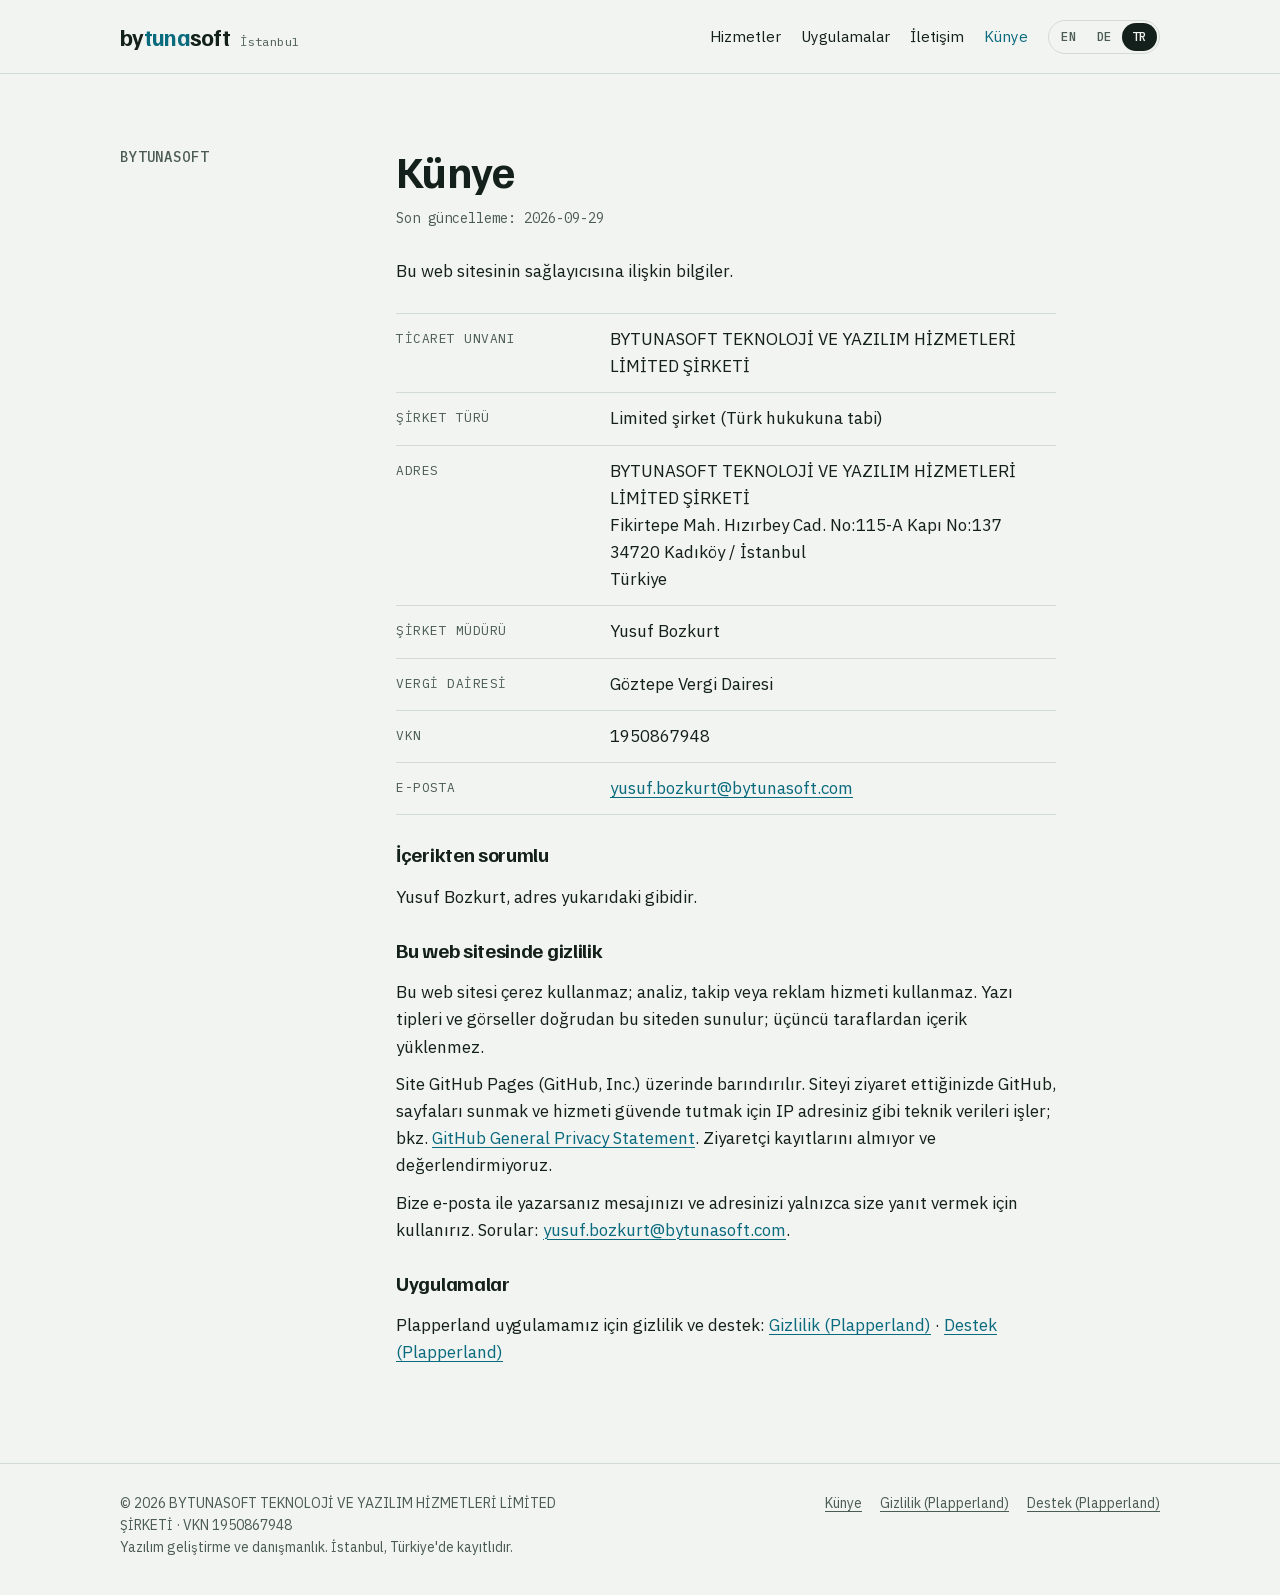
<file: tr/imprint/index.html>
<!DOCTYPE html>
<html lang="tr">
<head>
<meta charset="utf-8">
<meta name="viewport" content="width=device-width, initial-scale=1">
<title>Künye – Bytunasoft</title>
<meta name="description" content="BYTUNASOFT TEKNOLOJİ VE YAZILIM HİZMETLERİ LİMİTED ŞİRKETİ yasal bilgileri.">
<link rel="canonical" href="https://bytunasoft.com/tr/imprint/">
<link rel="alternate" hreflang="en" href="https://bytunasoft.com/imprint/">
<link rel="alternate" hreflang="de" href="https://bytunasoft.com/de/imprint/">
<link rel="alternate" hreflang="tr" href="https://bytunasoft.com/tr/imprint/">
<link rel="alternate" hreflang="x-default" href="https://bytunasoft.com/imprint/">
<meta name="color-scheme" content="light dark">
<meta name="theme-color" content="#f2f4f1" media="(prefers-color-scheme: light)">
<meta name="theme-color" content="#0d1412" media="(prefers-color-scheme: dark)">
<link rel="preload" href="/assets/fonts/familjen-grotesk-normal-latin.woff2" as="font" type="font/woff2" crossorigin>
<link rel="stylesheet" href="/assets/css/site.css">
<link rel="icon" href="/favicon.svg" type="image/svg+xml">
</head>
<body>
<a class="skip" href="#main">İçeriğe geç</a>
<header class="site-header">
  <div class="wrap">
    <a class="brand" href="/tr/"><span class="brand-word">by<b>tuna</b>soft</span><span class="brand-sub">İstanbul</span></a>
    <nav class="nav" aria-label="Main">
      <a href="/tr/#services">Hizmetler</a>
      <a href="/tr/#apps">Uygulamalar</a>
      <a href="/tr/#contact">İletişim</a>
      <a href="/tr/imprint/" aria-current="page">Künye</a>
      <span class="lang" role="group" aria-label="Dil"><a href="/imprint/" hreflang="en" lang="en" title="English">EN</a><a href="/de/imprint/" hreflang="de" lang="de" title="Deutsch">DE</a><span aria-current="true" lang="tr" title="Türkçe">TR</span></span>
    </nav>
  </div>
</header>
<main id="main" class="doc">
  <div class="wrap doc-grid">
    <aside class="doc-aside"><span class="label">BYTUNASOFT</span></aside>
    <article class="doc-main">
      <header>
        <h1>Künye</h1>
        <p class="meta">Son güncelleme: 2026-09-29</p>
      </header>
      <p>Bu web sitesinin sağlayıcısına ilişkin bilgiler.</p>
      <dl class="record">
        <div><dt>Ticaret unvanı</dt><dd>BYTUNASOFT TEKNOLOJİ VE YAZILIM HİZMETLERİ LİMİTED ŞİRKETİ</dd></div>
        <div><dt>Şirket türü</dt><dd>Limited şirket (Türk hukukuna tabi)</dd></div>
        <div><dt>Adres</dt><dd>BYTUNASOFT TEKNOLOJİ VE YAZILIM HİZMETLERİ LİMİTED ŞİRKETİ<br>Fikirtepe Mah. Hızırbey Cad. No:115-A Kapı No:137<br>34720 Kadıköy / İstanbul<br>Türkiye</dd></div>
        <div><dt>Şirket müdürü</dt><dd>Yusuf Bozkurt</dd></div>
        <div><dt>Vergi dairesi</dt><dd>Göztepe Vergi Dairesi</dd></div>
        <div><dt>VKN</dt><dd>1950867948</dd></div>
        <div><dt>E-posta</dt><dd><a href="mailto:yusuf.bozkurt@bytunasoft.com">yusuf.bozkurt@bytunasoft.com</a></dd></div>
      </dl>
      <section><h2>İçerikten sorumlu</h2><p>Yusuf Bozkurt, adres yukarıdaki gibidir.</p></section>
      <section>
        <h2>Bu web sitesinde gizlilik</h2>
        <p>Bu web sitesi çerez kullanmaz; analiz, takip veya reklam hizmeti kullanmaz. Yazı tipleri ve görseller doğrudan bu siteden sunulur; üçüncü taraflardan içerik yüklenmez.</p>
        <p>Site GitHub Pages (GitHub, Inc.) üzerinde barındırılır. Siteyi ziyaret ettiğinizde GitHub, sayfaları sunmak ve hizmeti güvende tutmak için IP adresiniz gibi teknik verileri işler; bkz. <a href="https://docs.github.com/en/site-policy/privacy-policies/github-general-privacy-statement">GitHub General Privacy Statement</a>. Ziyaretçi kayıtlarını almıyor ve değerlendirmiyoruz.</p>
        <p>Bize e-posta ile yazarsanız mesajınızı ve adresinizi yalnızca size yanıt vermek için kullanırız. Sorular: <a href="mailto:yusuf.bozkurt@bytunasoft.com">yusuf.bozkurt@bytunasoft.com</a>.</p>
      </section>
      <section><h2>Uygulamalar</h2><p>Plapperland uygulamamız için gizlilik ve destek: <a href="/tr/plapperland/privacy/">Gizlilik (Plapperland)</a> · <a href="/tr/plapperland/support/">Destek (Plapperland)</a></p></section>
    </article>
  </div>
</main>
<footer class="site-footer">
  <div class="wrap">
    <p>© 2026 BYTUNASOFT TEKNOLOJİ VE YAZILIM HİZMETLERİ LİMİTED ŞİRKETİ · VKN 1950867948<br>Yazılım geliştirme ve danışmanlık. İstanbul, Türkiye'de kayıtlıdır.</p>
    <nav aria-label="Legal">
      <a href="/tr/imprint/">Künye</a>
      <a href="/tr/plapperland/privacy/">Gizlilik (Plapperland)</a>
      <a href="/tr/plapperland/support/">Destek (Plapperland)</a>
    </nav>
  </div>
</footer>
</body>
</html>
</file>
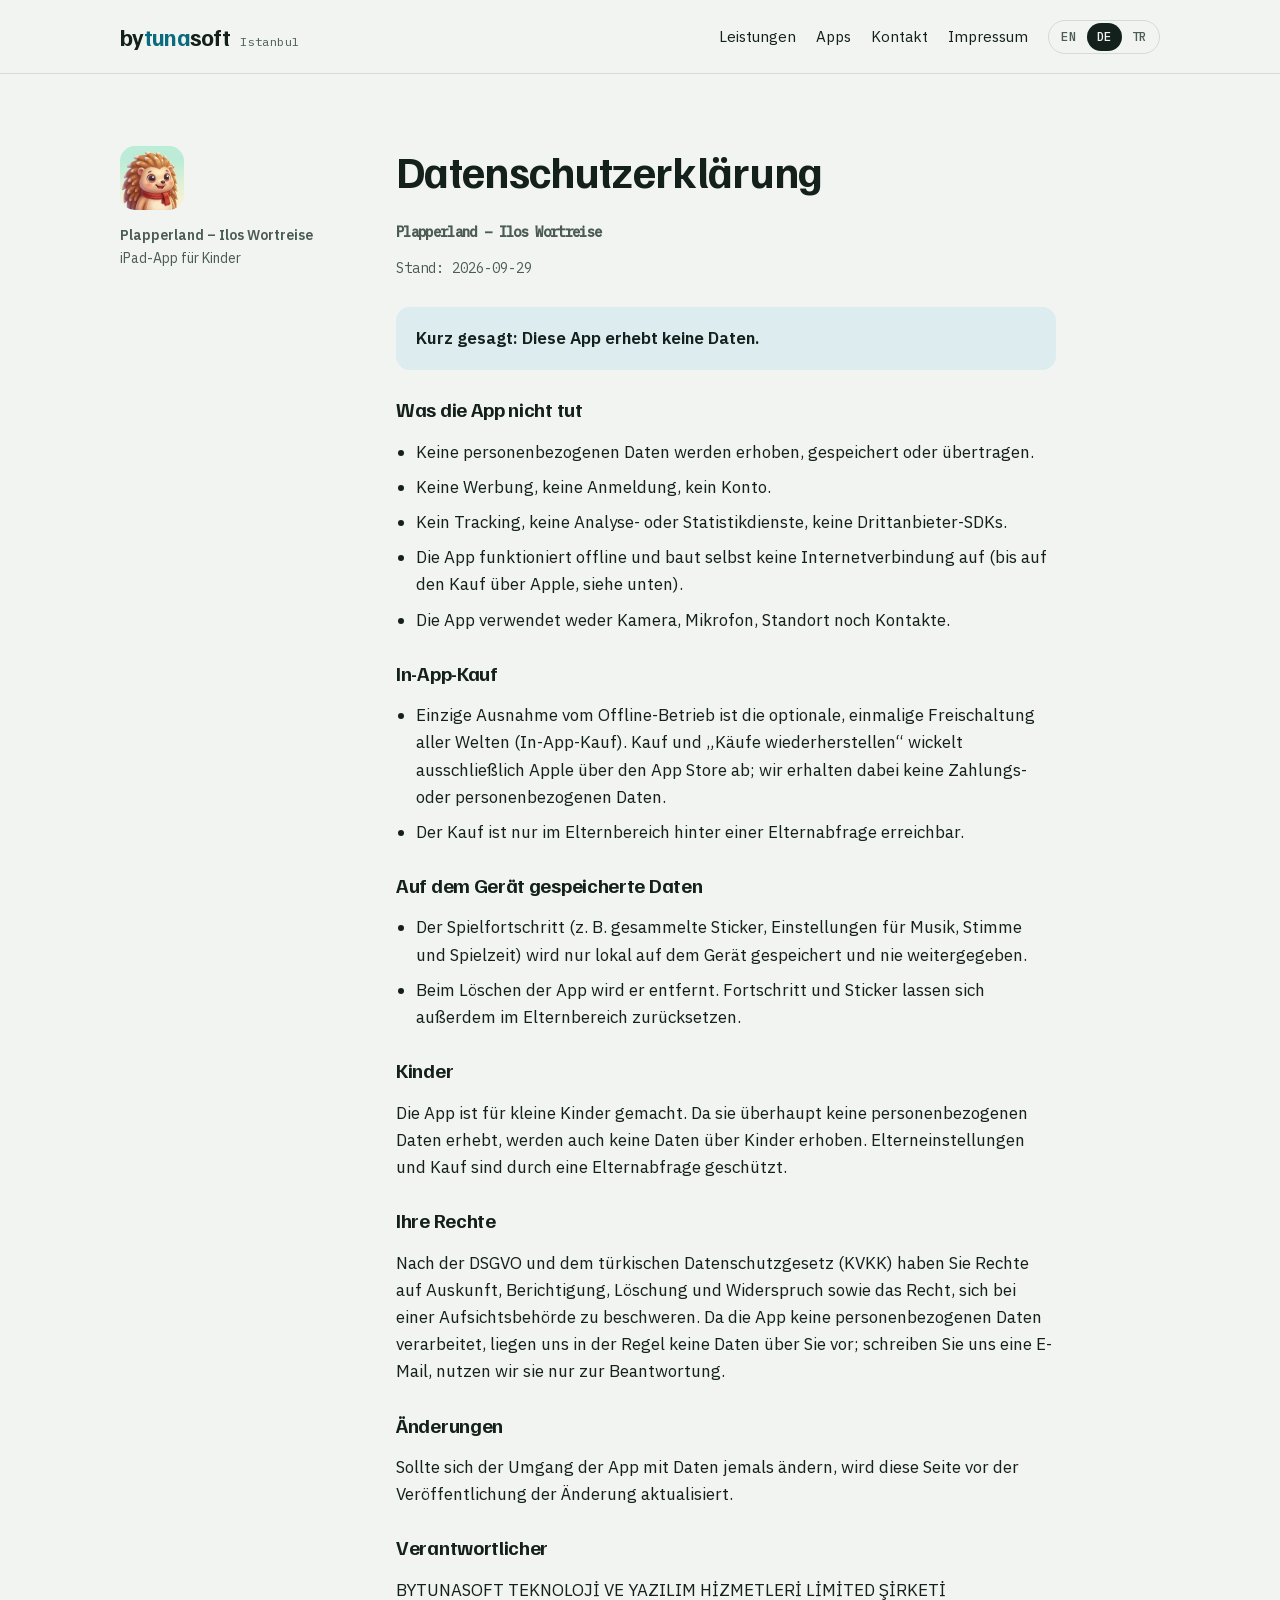
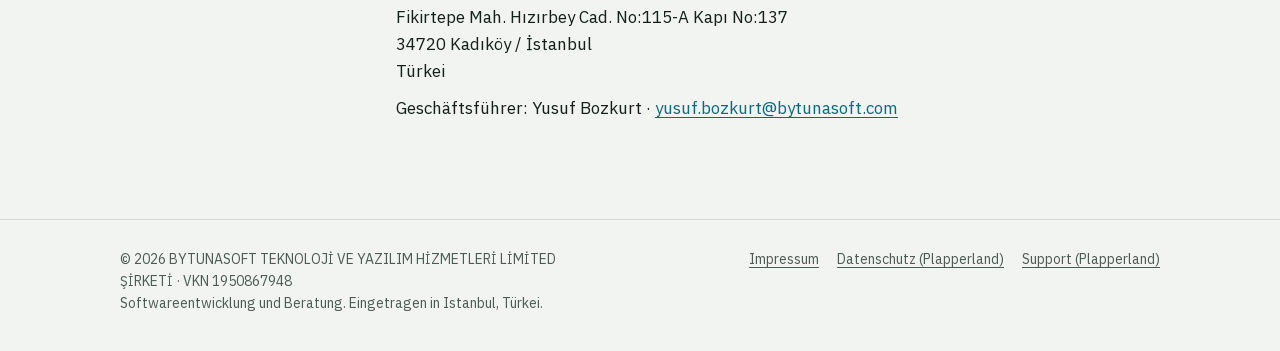
<file: de/plapperland/privacy/index.html>
<!DOCTYPE html>
<html lang="de">
<head>
<meta charset="utf-8">
<meta name="viewport" content="width=device-width, initial-scale=1">
<title>Plapperland Datenschutz</title>
<meta name="description" content="Datenschutzerklärung für die iPad-App Plapperland – Ilos Wortreise: Die App erhebt keine Daten.">
<link rel="canonical" href="https://bytunasoft.com/de/plapperland/privacy/">
<link rel="alternate" hreflang="en" href="https://bytunasoft.com/plapperland/privacy/">
<link rel="alternate" hreflang="de" href="https://bytunasoft.com/de/plapperland/privacy/">
<link rel="alternate" hreflang="tr" href="https://bytunasoft.com/tr/plapperland/privacy/">
<link rel="alternate" hreflang="x-default" href="https://bytunasoft.com/plapperland/privacy/">
<meta name="color-scheme" content="light dark">
<meta name="theme-color" content="#f2f4f1" media="(prefers-color-scheme: light)">
<meta name="theme-color" content="#0d1412" media="(prefers-color-scheme: dark)">
<link rel="preload" href="/assets/fonts/familjen-grotesk-normal-latin.woff2" as="font" type="font/woff2" crossorigin>
<link rel="stylesheet" href="/assets/css/site.css">
<link rel="icon" href="/favicon.svg" type="image/svg+xml">
</head>
<body>
<a class="skip" href="#main">Zum Inhalt springen</a>
<header class="site-header">
  <div class="wrap">
    <a class="brand" href="/de/"><span class="brand-word">by<b>tuna</b>soft</span><span class="brand-sub">Istanbul</span></a>
    <nav class="nav" aria-label="Main">
      <a href="/de/#services">Leistungen</a>
      <a href="/de/#apps">Apps</a>
      <a href="/de/#contact">Kontakt</a>
      <a href="/de/imprint/">Impressum</a>
      <span class="lang" role="group" aria-label="Sprache"><a href="/plapperland/privacy/" hreflang="en" lang="en" title="English">EN</a><span aria-current="true" lang="de" title="Deutsch">DE</span><a href="/tr/plapperland/privacy/" hreflang="tr" lang="tr" title="Türkçe">TR</a></span>
    </nav>
  </div>
</header>
<main id="main" class="doc">
  <div class="wrap doc-grid">
    <aside class="doc-aside"><img src="/assets/img/plapperland-icon-128.png" width="64" height="64" alt="App-Symbol von Plapperland"><p><strong>Plapperland – Ilos Wortreise</strong><br>iPad-App für Kinder</p></aside>
    <article class="doc-main">
      <header>
        <h1>Datenschutzerklärung<br><span class="meta">Plapperland – Ilos Wortreise</span></h1>
        <p class="meta">Stand: 2026-09-29</p>
      </header>
      <p class="summary">Kurz gesagt: Diese App erhebt keine Daten.</p>
      <section><h2>Was die App nicht tut</h2><ul><li>Keine personenbezogenen Daten werden erhoben, gespeichert oder übertragen.</li><li>Keine Werbung, keine Anmeldung, kein Konto.</li><li>Kein Tracking, keine Analyse- oder Statistikdienste, keine Drittanbieter-SDKs.</li><li>Die App funktioniert offline und baut selbst keine Internetverbindung auf (bis auf den Kauf über Apple, siehe unten).</li><li>Die App verwendet weder Kamera, Mikrofon, Standort noch Kontakte.</li></ul></section>
      <section><h2>In-App-Kauf</h2><ul><li>Einzige Ausnahme vom Offline-Betrieb ist die optionale, einmalige Freischaltung aller Welten (In-App-Kauf). Kauf und „Käufe wiederherstellen“ wickelt ausschließlich Apple über den App Store ab; wir erhalten dabei keine Zahlungs- oder personenbezogenen Daten.</li><li>Der Kauf ist nur im Elternbereich hinter einer Elternabfrage erreichbar.</li></ul></section>
      <section><h2>Auf dem Gerät gespeicherte Daten</h2><ul><li>Der Spielfortschritt (z. B. gesammelte Sticker, Einstellungen für Musik, Stimme und Spielzeit) wird nur lokal auf dem Gerät gespeichert und nie weitergegeben.</li><li>Beim Löschen der App wird er entfernt. Fortschritt und Sticker lassen sich außerdem im Elternbereich zurücksetzen.</li></ul></section>
      <section><h2>Kinder</h2><p>Die App ist für kleine Kinder gemacht. Da sie überhaupt keine personenbezogenen Daten erhebt, werden auch keine Daten über Kinder erhoben. Elterneinstellungen und Kauf sind durch eine Elternabfrage geschützt.</p></section>
      <section><h2>Ihre Rechte</h2><p>Nach der DSGVO und dem türkischen Datenschutzgesetz (KVKK) haben Sie Rechte auf Auskunft, Berichtigung, Löschung und Widerspruch sowie das Recht, sich bei einer Aufsichtsbehörde zu beschweren. Da die App keine personenbezogenen Daten verarbeitet, liegen uns in der Regel keine Daten über Sie vor; schreiben Sie uns eine E-Mail, nutzen wir sie nur zur Beantwortung.</p></section>
      <section><h2>Änderungen</h2><p>Sollte sich der Umgang der App mit Daten jemals ändern, wird diese Seite vor der Veröffentlichung der Änderung aktualisiert.</p></section>
      <section><h2>Verantwortlicher</h2><p>BYTUNASOFT TEKNOLOJİ VE YAZILIM HİZMETLERİ LİMİTED ŞİRKETİ<br>Fikirtepe Mah. Hızırbey Cad. No:115-A Kapı No:137<br>34720 Kadıköy / İstanbul<br>Türkei</p><p>Geschäftsführer: Yusuf Bozkurt · <a href="mailto:yusuf.bozkurt@bytunasoft.com">yusuf.bozkurt@bytunasoft.com</a></p></section>
    </article>
  </div>
</main>
<footer class="site-footer">
  <div class="wrap">
    <p>© 2026 BYTUNASOFT TEKNOLOJİ VE YAZILIM HİZMETLERİ LİMİTED ŞİRKETİ · VKN 1950867948<br>Softwareentwicklung und Beratung. Eingetragen in Istanbul, Türkei.</p>
    <nav aria-label="Legal">
      <a href="/de/imprint/">Impressum</a>
      <a href="/de/plapperland/privacy/">Datenschutz (Plapperland)</a>
      <a href="/de/plapperland/support/">Support (Plapperland)</a>
    </nav>
  </div>
</footer>
</body>
</html>
</file>
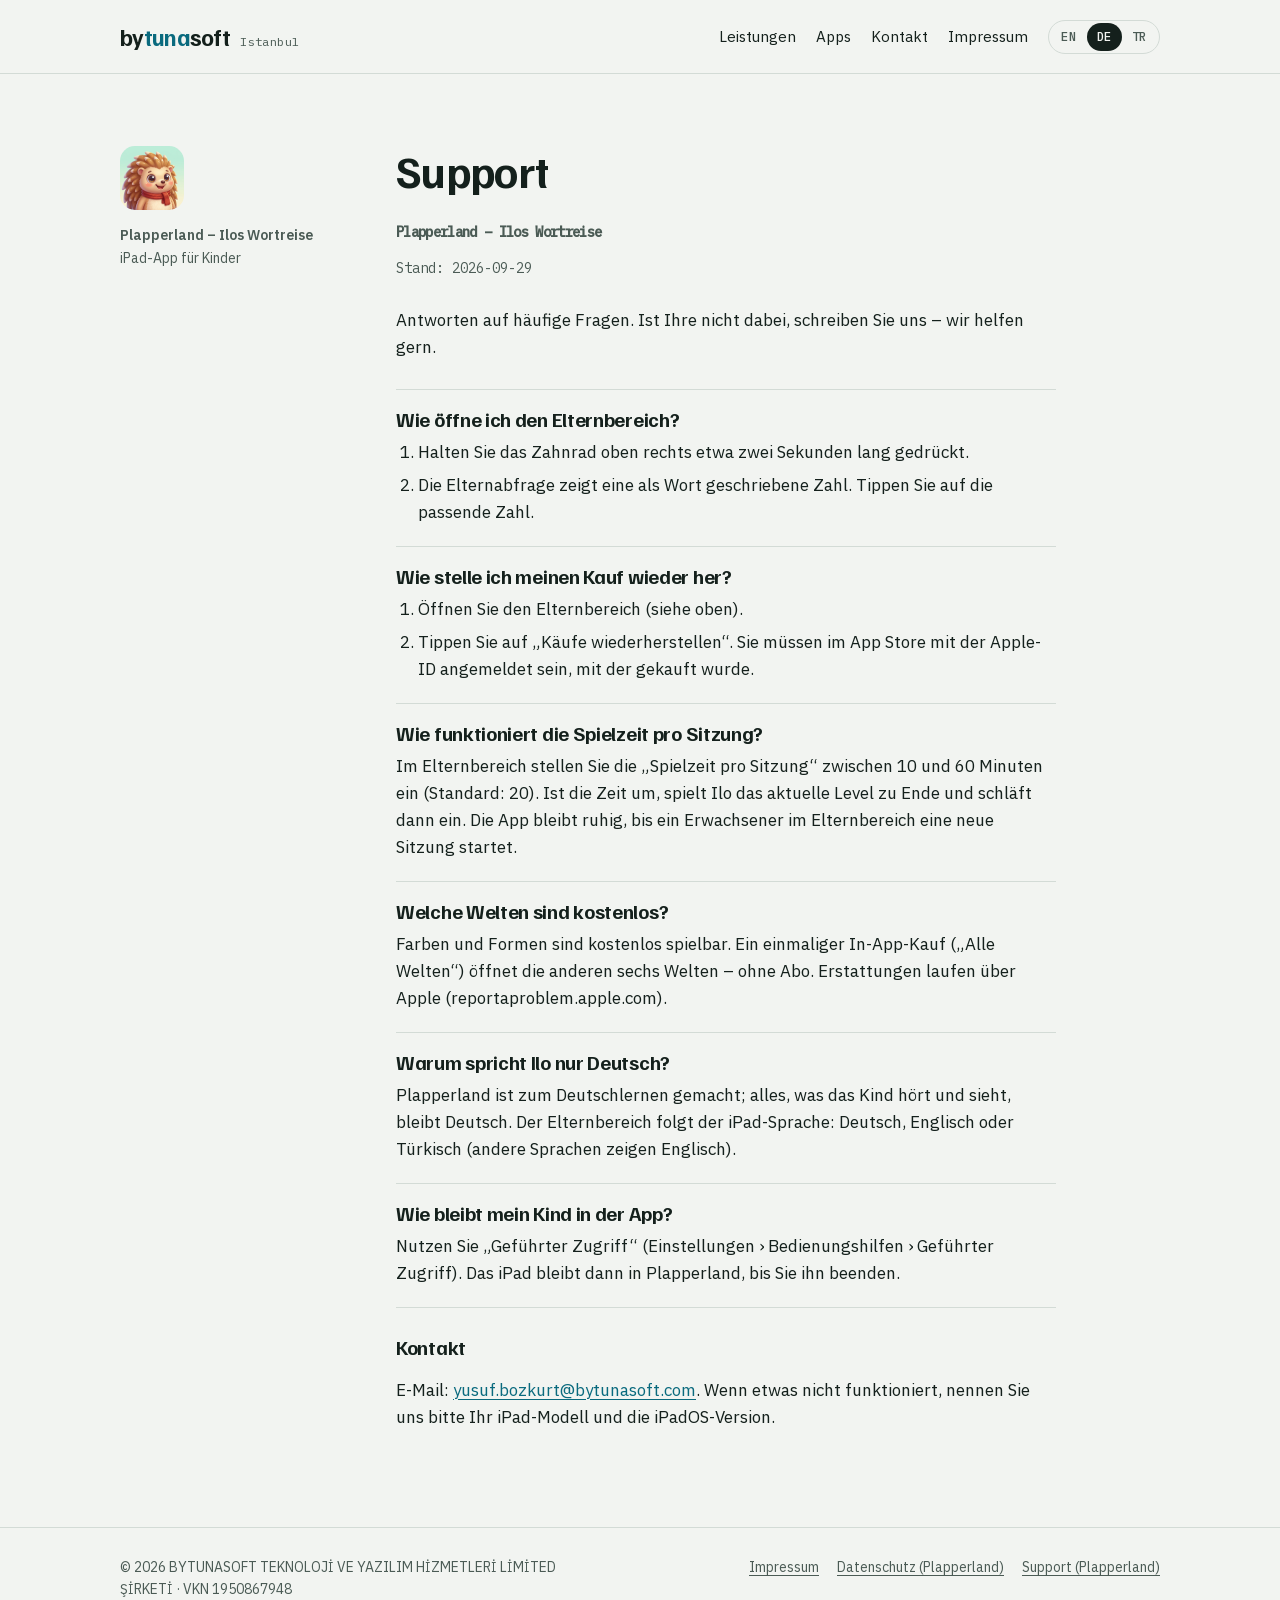
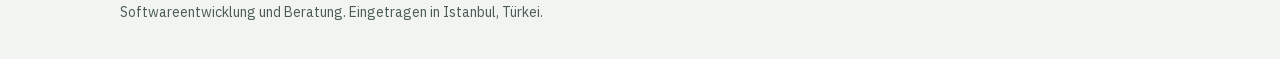
<file: de/plapperland/support/index.html>
<!DOCTYPE html>
<html lang="de">
<head>
<meta charset="utf-8">
<meta name="viewport" content="width=device-width, initial-scale=1">
<title>Plapperland Support</title>
<meta name="description" content="Hilfe und häufige Fragen zur iPad-App Plapperland – Ilos Wortreise.">
<link rel="canonical" href="https://bytunasoft.com/de/plapperland/support/">
<link rel="alternate" hreflang="en" href="https://bytunasoft.com/plapperland/support/">
<link rel="alternate" hreflang="de" href="https://bytunasoft.com/de/plapperland/support/">
<link rel="alternate" hreflang="tr" href="https://bytunasoft.com/tr/plapperland/support/">
<link rel="alternate" hreflang="x-default" href="https://bytunasoft.com/plapperland/support/">
<meta name="color-scheme" content="light dark">
<meta name="theme-color" content="#f2f4f1" media="(prefers-color-scheme: light)">
<meta name="theme-color" content="#0d1412" media="(prefers-color-scheme: dark)">
<link rel="preload" href="/assets/fonts/familjen-grotesk-normal-latin.woff2" as="font" type="font/woff2" crossorigin>
<link rel="stylesheet" href="/assets/css/site.css">
<link rel="icon" href="/favicon.svg" type="image/svg+xml">
</head>
<body>
<a class="skip" href="#main">Zum Inhalt springen</a>
<header class="site-header">
  <div class="wrap">
    <a class="brand" href="/de/"><span class="brand-word">by<b>tuna</b>soft</span><span class="brand-sub">Istanbul</span></a>
    <nav class="nav" aria-label="Main">
      <a href="/de/#services">Leistungen</a>
      <a href="/de/#apps">Apps</a>
      <a href="/de/#contact">Kontakt</a>
      <a href="/de/imprint/">Impressum</a>
      <span class="lang" role="group" aria-label="Sprache"><a href="/plapperland/support/" hreflang="en" lang="en" title="English">EN</a><span aria-current="true" lang="de" title="Deutsch">DE</span><a href="/tr/plapperland/support/" hreflang="tr" lang="tr" title="Türkçe">TR</a></span>
    </nav>
  </div>
</header>
<main id="main" class="doc">
  <div class="wrap doc-grid">
    <aside class="doc-aside"><img src="/assets/img/plapperland-icon-128.png" width="64" height="64" alt="App-Symbol von Plapperland"><p><strong>Plapperland – Ilos Wortreise</strong><br>iPad-App für Kinder</p></aside>
    <article class="doc-main">
      <header>
        <h1>Support<br><span class="meta">Plapperland – Ilos Wortreise</span></h1>
        <p class="meta">Stand: 2026-09-29</p>
      </header>
      <p>Antworten auf häufige Fragen. Ist Ihre nicht dabei, schreiben Sie uns – wir helfen gern.</p>
      <div class="faq">
        <section><h2>Wie öffne ich den Elternbereich?</h2><ol><li>Halten Sie das Zahnrad oben rechts etwa zwei Sekunden lang gedrückt.</li><li>Die Elternabfrage zeigt eine als Wort geschriebene Zahl. Tippen Sie auf die passende Zahl.</li></ol></section>
        <section><h2>Wie stelle ich meinen Kauf wieder her?</h2><ol><li>Öffnen Sie den Elternbereich (siehe oben).</li><li>Tippen Sie auf „Käufe wiederherstellen“. Sie müssen im App Store mit der Apple-ID angemeldet sein, mit der gekauft wurde.</li></ol></section>
        <section><h2>Wie funktioniert die Spielzeit pro Sitzung?</h2><p>Im Elternbereich stellen Sie die „Spielzeit pro Sitzung“ zwischen 10 und 60 Minuten ein (Standard: 20). Ist die Zeit um, spielt Ilo das aktuelle Level zu Ende und schläft dann ein. Die App bleibt ruhig, bis ein Erwachsener im Elternbereich eine neue Sitzung startet.</p></section>
        <section><h2>Welche Welten sind kostenlos?</h2><p>Farben und Formen sind kostenlos spielbar. Ein einmaliger In-App-Kauf („Alle Welten“) öffnet die anderen sechs Welten – ohne Abo. Erstattungen laufen über Apple (reportaproblem.apple.com).</p></section>
        <section><h2>Warum spricht Ilo nur Deutsch?</h2><p>Plapperland ist zum Deutschlernen gemacht; alles, was das Kind hört und sieht, bleibt Deutsch. Der Elternbereich folgt der iPad-Sprache: Deutsch, Englisch oder Türkisch (andere Sprachen zeigen Englisch).</p></section>
        <section><h2>Wie bleibt mein Kind in der App?</h2><p>Nutzen Sie „Geführter Zugriff“ (Einstellungen › Bedienungshilfen › Geführter Zugriff). Das iPad bleibt dann in Plapperland, bis Sie ihn beenden.</p></section>
      </div>
      <section><h2>Kontakt</h2><p>E-Mail: <a href="mailto:yusuf.bozkurt@bytunasoft.com">yusuf.bozkurt@bytunasoft.com</a>. Wenn etwas nicht funktioniert, nennen Sie uns bitte Ihr iPad-Modell und die iPadOS-Version.</p></section>
    </article>
  </div>
</main>
<footer class="site-footer">
  <div class="wrap">
    <p>© 2026 BYTUNASOFT TEKNOLOJİ VE YAZILIM HİZMETLERİ LİMİTED ŞİRKETİ · VKN 1950867948<br>Softwareentwicklung und Beratung. Eingetragen in Istanbul, Türkei.</p>
    <nav aria-label="Legal">
      <a href="/de/imprint/">Impressum</a>
      <a href="/de/plapperland/privacy/">Datenschutz (Plapperland)</a>
      <a href="/de/plapperland/support/">Support (Plapperland)</a>
    </nav>
  </div>
</footer>
</body>
</html>
</file>
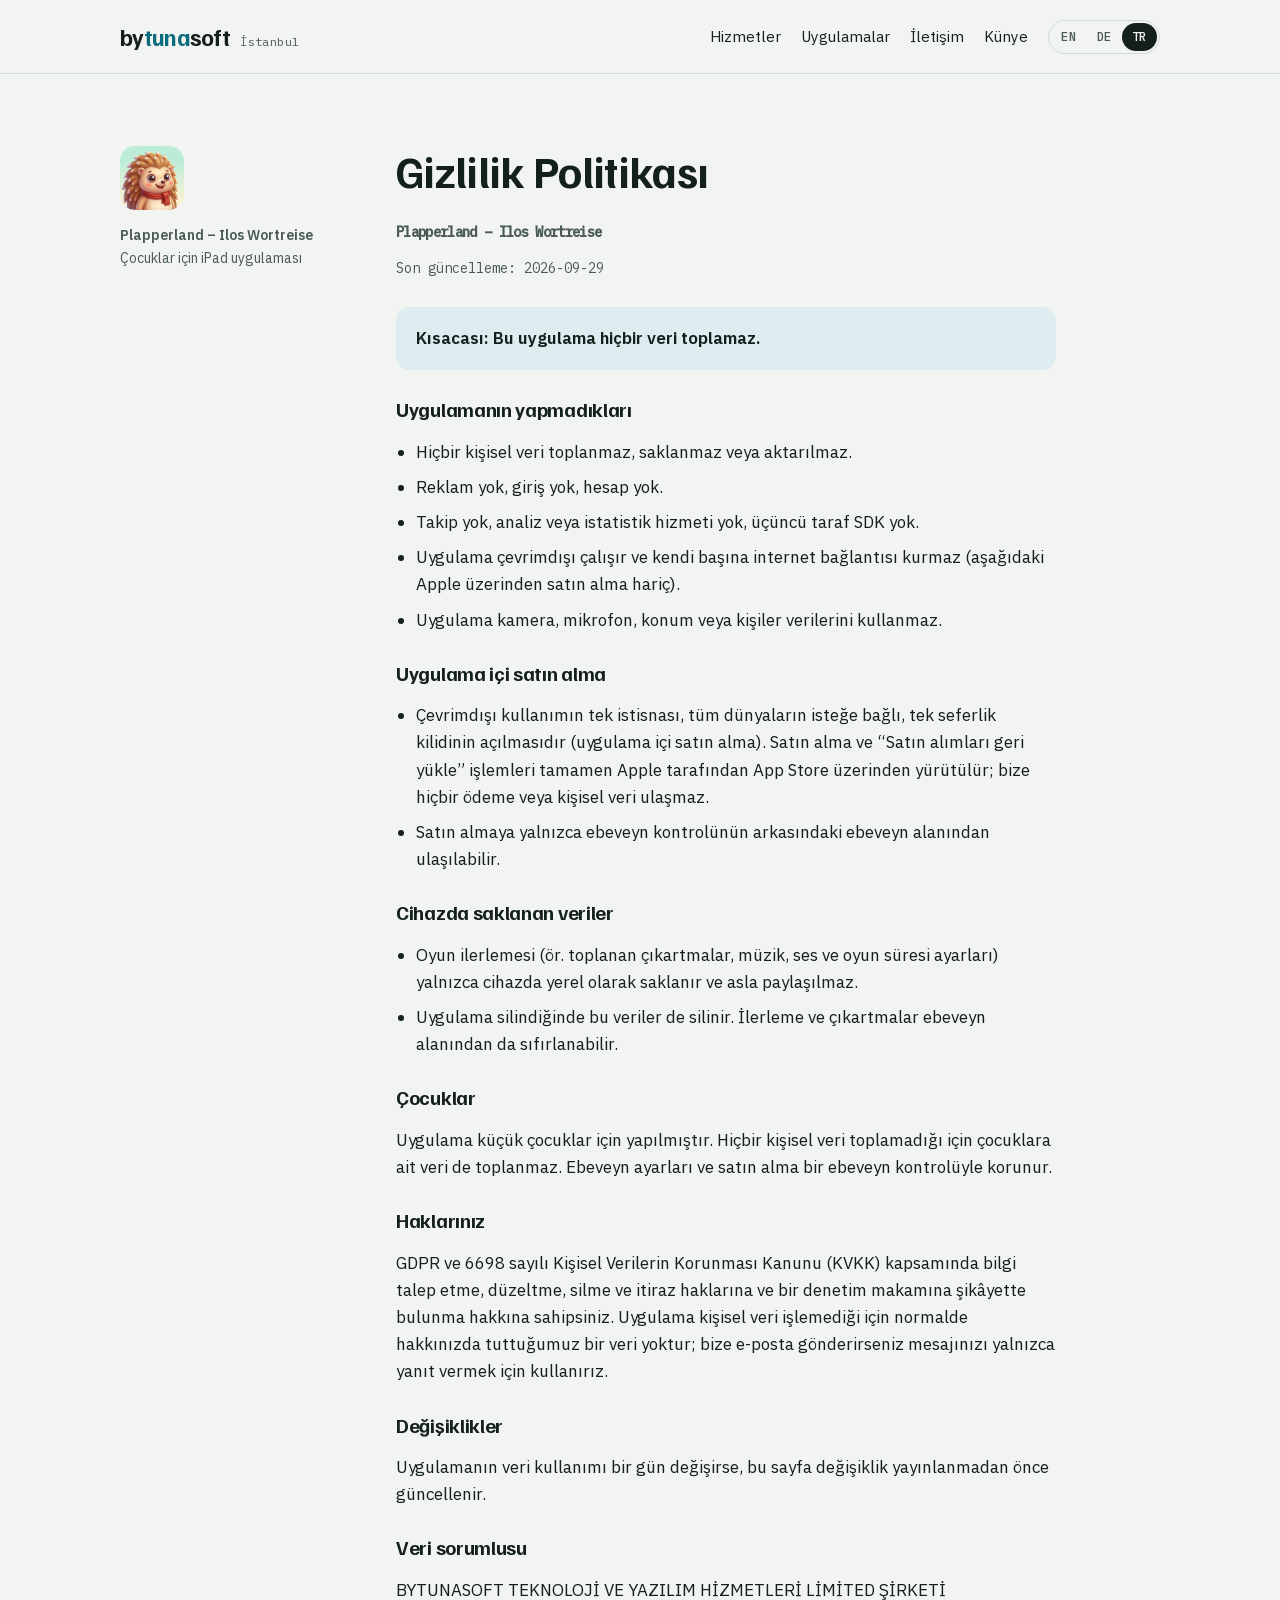
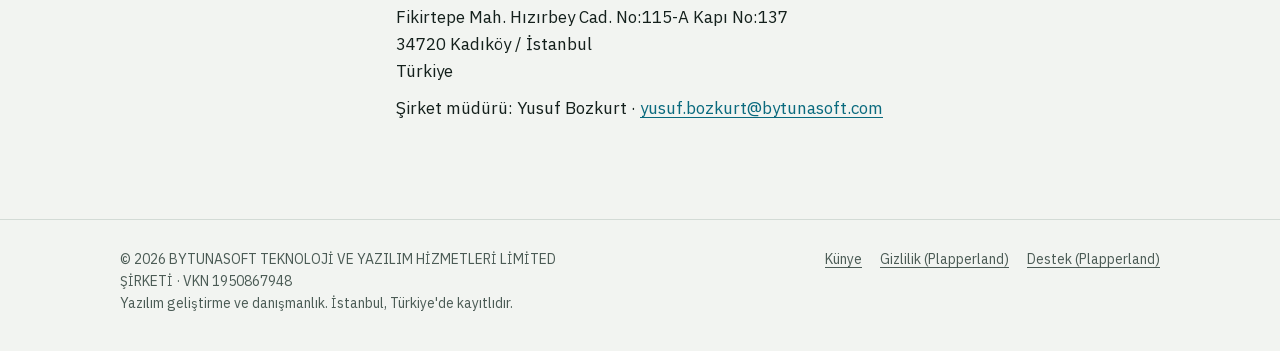
<file: tr/plapperland/privacy/index.html>
<!DOCTYPE html>
<html lang="tr">
<head>
<meta charset="utf-8">
<meta name="viewport" content="width=device-width, initial-scale=1">
<title>Plapperland Gizlilik</title>
<meta name="description" content="Plapperland – Ilos Wortreise iPad uygulaması için gizlilik politikası: uygulama hiçbir veri toplamaz.">
<link rel="canonical" href="https://bytunasoft.com/tr/plapperland/privacy/">
<link rel="alternate" hreflang="en" href="https://bytunasoft.com/plapperland/privacy/">
<link rel="alternate" hreflang="de" href="https://bytunasoft.com/de/plapperland/privacy/">
<link rel="alternate" hreflang="tr" href="https://bytunasoft.com/tr/plapperland/privacy/">
<link rel="alternate" hreflang="x-default" href="https://bytunasoft.com/plapperland/privacy/">
<meta name="color-scheme" content="light dark">
<meta name="theme-color" content="#f2f4f1" media="(prefers-color-scheme: light)">
<meta name="theme-color" content="#0d1412" media="(prefers-color-scheme: dark)">
<link rel="preload" href="/assets/fonts/familjen-grotesk-normal-latin.woff2" as="font" type="font/woff2" crossorigin>
<link rel="stylesheet" href="/assets/css/site.css">
<link rel="icon" href="/favicon.svg" type="image/svg+xml">
</head>
<body>
<a class="skip" href="#main">İçeriğe geç</a>
<header class="site-header">
  <div class="wrap">
    <a class="brand" href="/tr/"><span class="brand-word">by<b>tuna</b>soft</span><span class="brand-sub">İstanbul</span></a>
    <nav class="nav" aria-label="Main">
      <a href="/tr/#services">Hizmetler</a>
      <a href="/tr/#apps">Uygulamalar</a>
      <a href="/tr/#contact">İletişim</a>
      <a href="/tr/imprint/">Künye</a>
      <span class="lang" role="group" aria-label="Dil"><a href="/plapperland/privacy/" hreflang="en" lang="en" title="English">EN</a><a href="/de/plapperland/privacy/" hreflang="de" lang="de" title="Deutsch">DE</a><span aria-current="true" lang="tr" title="Türkçe">TR</span></span>
    </nav>
  </div>
</header>
<main id="main" class="doc">
  <div class="wrap doc-grid">
    <aside class="doc-aside"><img src="/assets/img/plapperland-icon-128.png" width="64" height="64" alt="Plapperland uygulama simgesi"><p><strong>Plapperland – Ilos Wortreise</strong><br>Çocuklar için iPad uygulaması</p></aside>
    <article class="doc-main">
      <header>
        <h1>Gizlilik Politikası<br><span class="meta">Plapperland – Ilos Wortreise</span></h1>
        <p class="meta">Son güncelleme: 2026-09-29</p>
      </header>
      <p class="summary">Kısacası: Bu uygulama hiçbir veri toplamaz.</p>
      <section><h2>Uygulamanın yapmadıkları</h2><ul><li>Hiçbir kişisel veri toplanmaz, saklanmaz veya aktarılmaz.</li><li>Reklam yok, giriş yok, hesap yok.</li><li>Takip yok, analiz veya istatistik hizmeti yok, üçüncü taraf SDK yok.</li><li>Uygulama çevrimdışı çalışır ve kendi başına internet bağlantısı kurmaz (aşağıdaki Apple üzerinden satın alma hariç).</li><li>Uygulama kamera, mikrofon, konum veya kişiler verilerini kullanmaz.</li></ul></section>
      <section><h2>Uygulama içi satın alma</h2><ul><li>Çevrimdışı kullanımın tek istisnası, tüm dünyaların isteğe bağlı, tek seferlik kilidinin açılmasıdır (uygulama içi satın alma). Satın alma ve “Satın alımları geri yükle” işlemleri tamamen Apple tarafından App Store üzerinden yürütülür; bize hiçbir ödeme veya kişisel veri ulaşmaz.</li><li>Satın almaya yalnızca ebeveyn kontrolünün arkasındaki ebeveyn alanından ulaşılabilir.</li></ul></section>
      <section><h2>Cihazda saklanan veriler</h2><ul><li>Oyun ilerlemesi (ör. toplanan çıkartmalar, müzik, ses ve oyun süresi ayarları) yalnızca cihazda yerel olarak saklanır ve asla paylaşılmaz.</li><li>Uygulama silindiğinde bu veriler de silinir. İlerleme ve çıkartmalar ebeveyn alanından da sıfırlanabilir.</li></ul></section>
      <section><h2>Çocuklar</h2><p>Uygulama küçük çocuklar için yapılmıştır. Hiçbir kişisel veri toplamadığı için çocuklara ait veri de toplanmaz. Ebeveyn ayarları ve satın alma bir ebeveyn kontrolüyle korunur.</p></section>
      <section><h2>Haklarınız</h2><p>GDPR ve 6698 sayılı Kişisel Verilerin Korunması Kanunu (KVKK) kapsamında bilgi talep etme, düzeltme, silme ve itiraz haklarına ve bir denetim makamına şikâyette bulunma hakkına sahipsiniz. Uygulama kişisel veri işlemediği için normalde hakkınızda tuttuğumuz bir veri yoktur; bize e-posta gönderirseniz mesajınızı yalnızca yanıt vermek için kullanırız.</p></section>
      <section><h2>Değişiklikler</h2><p>Uygulamanın veri kullanımı bir gün değişirse, bu sayfa değişiklik yayınlanmadan önce güncellenir.</p></section>
      <section><h2>Veri sorumlusu</h2><p>BYTUNASOFT TEKNOLOJİ VE YAZILIM HİZMETLERİ LİMİTED ŞİRKETİ<br>Fikirtepe Mah. Hızırbey Cad. No:115-A Kapı No:137<br>34720 Kadıköy / İstanbul<br>Türkiye</p><p>Şirket müdürü: Yusuf Bozkurt · <a href="mailto:yusuf.bozkurt@bytunasoft.com">yusuf.bozkurt@bytunasoft.com</a></p></section>
    </article>
  </div>
</main>
<footer class="site-footer">
  <div class="wrap">
    <p>© 2026 BYTUNASOFT TEKNOLOJİ VE YAZILIM HİZMETLERİ LİMİTED ŞİRKETİ · VKN 1950867948<br>Yazılım geliştirme ve danışmanlık. İstanbul, Türkiye'de kayıtlıdır.</p>
    <nav aria-label="Legal">
      <a href="/tr/imprint/">Künye</a>
      <a href="/tr/plapperland/privacy/">Gizlilik (Plapperland)</a>
      <a href="/tr/plapperland/support/">Destek (Plapperland)</a>
    </nav>
  </div>
</footer>
</body>
</html>
</file>
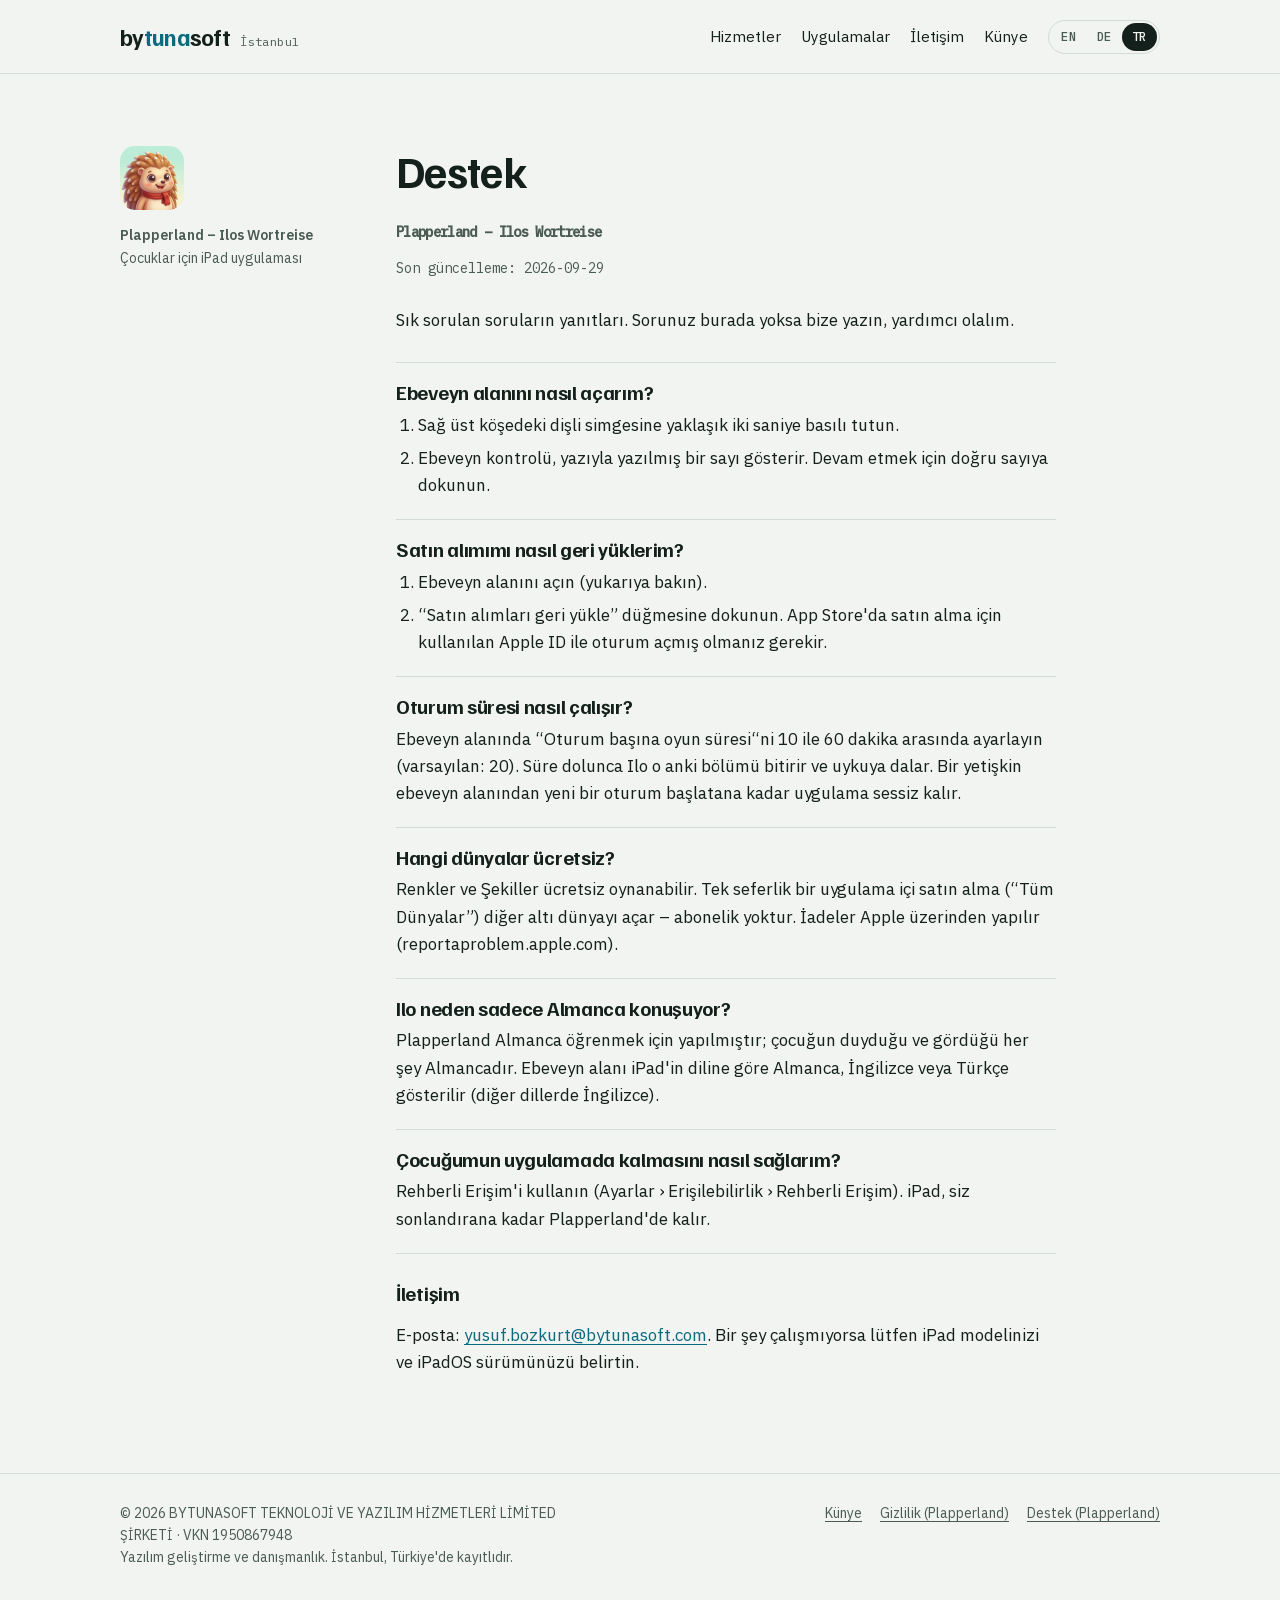
<file: tr/plapperland/support/index.html>
<!DOCTYPE html>
<html lang="tr">
<head>
<meta charset="utf-8">
<meta name="viewport" content="width=device-width, initial-scale=1">
<title>Plapperland Destek</title>
<meta name="description" content="Plapperland – Ilos Wortreise iPad uygulaması için yardım ve sık sorulan sorular.">
<link rel="canonical" href="https://bytunasoft.com/tr/plapperland/support/">
<link rel="alternate" hreflang="en" href="https://bytunasoft.com/plapperland/support/">
<link rel="alternate" hreflang="de" href="https://bytunasoft.com/de/plapperland/support/">
<link rel="alternate" hreflang="tr" href="https://bytunasoft.com/tr/plapperland/support/">
<link rel="alternate" hreflang="x-default" href="https://bytunasoft.com/plapperland/support/">
<meta name="color-scheme" content="light dark">
<meta name="theme-color" content="#f2f4f1" media="(prefers-color-scheme: light)">
<meta name="theme-color" content="#0d1412" media="(prefers-color-scheme: dark)">
<link rel="preload" href="/assets/fonts/familjen-grotesk-normal-latin.woff2" as="font" type="font/woff2" crossorigin>
<link rel="stylesheet" href="/assets/css/site.css">
<link rel="icon" href="/favicon.svg" type="image/svg+xml">
</head>
<body>
<a class="skip" href="#main">İçeriğe geç</a>
<header class="site-header">
  <div class="wrap">
    <a class="brand" href="/tr/"><span class="brand-word">by<b>tuna</b>soft</span><span class="brand-sub">İstanbul</span></a>
    <nav class="nav" aria-label="Main">
      <a href="/tr/#services">Hizmetler</a>
      <a href="/tr/#apps">Uygulamalar</a>
      <a href="/tr/#contact">İletişim</a>
      <a href="/tr/imprint/">Künye</a>
      <span class="lang" role="group" aria-label="Dil"><a href="/plapperland/support/" hreflang="en" lang="en" title="English">EN</a><a href="/de/plapperland/support/" hreflang="de" lang="de" title="Deutsch">DE</a><span aria-current="true" lang="tr" title="Türkçe">TR</span></span>
    </nav>
  </div>
</header>
<main id="main" class="doc">
  <div class="wrap doc-grid">
    <aside class="doc-aside"><img src="/assets/img/plapperland-icon-128.png" width="64" height="64" alt="Plapperland uygulama simgesi"><p><strong>Plapperland – Ilos Wortreise</strong><br>Çocuklar için iPad uygulaması</p></aside>
    <article class="doc-main">
      <header>
        <h1>Destek<br><span class="meta">Plapperland – Ilos Wortreise</span></h1>
        <p class="meta">Son güncelleme: 2026-09-29</p>
      </header>
      <p>Sık sorulan soruların yanıtları. Sorunuz burada yoksa bize yazın, yardımcı olalım.</p>
      <div class="faq">
        <section><h2>Ebeveyn alanını nasıl açarım?</h2><ol><li>Sağ üst köşedeki dişli simgesine yaklaşık iki saniye basılı tutun.</li><li>Ebeveyn kontrolü, yazıyla yazılmış bir sayı gösterir. Devam etmek için doğru sayıya dokunun.</li></ol></section>
        <section><h2>Satın alımımı nasıl geri yüklerim?</h2><ol><li>Ebeveyn alanını açın (yukarıya bakın).</li><li>“Satın alımları geri yükle” düğmesine dokunun. App Store'da satın alma için kullanılan Apple ID ile oturum açmış olmanız gerekir.</li></ol></section>
        <section><h2>Oturum süresi nasıl çalışır?</h2><p>Ebeveyn alanında “Oturum başına oyun süresi“ni 10 ile 60 dakika arasında ayarlayın (varsayılan: 20). Süre dolunca Ilo o anki bölümü bitirir ve uykuya dalar. Bir yetişkin ebeveyn alanından yeni bir oturum başlatana kadar uygulama sessiz kalır.</p></section>
        <section><h2>Hangi dünyalar ücretsiz?</h2><p>Renkler ve Şekiller ücretsiz oynanabilir. Tek seferlik bir uygulama içi satın alma (“Tüm Dünyalar”) diğer altı dünyayı açar – abonelik yoktur. İadeler Apple üzerinden yapılır (reportaproblem.apple.com).</p></section>
        <section><h2>Ilo neden sadece Almanca konuşuyor?</h2><p>Plapperland Almanca öğrenmek için yapılmıştır; çocuğun duyduğu ve gördüğü her şey Almancadır. Ebeveyn alanı iPad'in diline göre Almanca, İngilizce veya Türkçe gösterilir (diğer dillerde İngilizce).</p></section>
        <section><h2>Çocuğumun uygulamada kalmasını nasıl sağlarım?</h2><p>Rehberli Erişim'i kullanın (Ayarlar › Erişilebilirlik › Rehberli Erişim). iPad, siz sonlandırana kadar Plapperland'de kalır.</p></section>
      </div>
      <section><h2>İletişim</h2><p>E-posta: <a href="mailto:yusuf.bozkurt@bytunasoft.com">yusuf.bozkurt@bytunasoft.com</a>. Bir şey çalışmıyorsa lütfen iPad modelinizi ve iPadOS sürümünüzü belirtin.</p></section>
    </article>
  </div>
</main>
<footer class="site-footer">
  <div class="wrap">
    <p>© 2026 BYTUNASOFT TEKNOLOJİ VE YAZILIM HİZMETLERİ LİMİTED ŞİRKETİ · VKN 1950867948<br>Yazılım geliştirme ve danışmanlık. İstanbul, Türkiye'de kayıtlıdır.</p>
    <nav aria-label="Legal">
      <a href="/tr/imprint/">Künye</a>
      <a href="/tr/plapperland/privacy/">Gizlilik (Plapperland)</a>
      <a href="/tr/plapperland/support/">Destek (Plapperland)</a>
    </nav>
  </div>
</footer>
</body>
</html>
</file>
<file: assets/css/site.css>
/* Bytunasoft site stylesheet. Fonts are self-hosted (SIL Open Font License 1.1): Familjen Grotesk, IBM Plex Sans, IBM Plex Mono. */

/* Familjen Grotesk latin-ext */
@font-face {
  font-family: 'Familjen Grotesk';
  font-style: normal;
  font-weight: 500;
  font-display: swap;
  src: url(/assets/fonts/familjen-grotesk-normal-latin-ext.woff2) format('woff2');
  unicode-range: U+0100-02BA, U+02BD-02C5, U+02C7-02CC, U+02CE-02D7, U+02DD-02FF, U+0304, U+0308, U+0329, U+1D00-1DBF, U+1E00-1E9F, U+1EF2-1EFF, U+2020, U+20A0-20AB, U+20AD-20C0, U+2113, U+2C60-2C7F, U+A720-A7FF;
}
/* Familjen Grotesk latin */
@font-face {
  font-family: 'Familjen Grotesk';
  font-style: normal;
  font-weight: 500;
  font-display: swap;
  src: url(/assets/fonts/familjen-grotesk-normal-latin.woff2) format('woff2');
  unicode-range: U+0000-00FF, U+0131, U+0152-0153, U+02BB-02BC, U+02C6, U+02DA, U+02DC, U+0304, U+0308, U+0329, U+2000-206F, U+20AC, U+2122, U+2191, U+2193, U+2212, U+2215, U+FEFF, U+FFFD;
}
/* Familjen Grotesk latin-ext */
@font-face {
  font-family: 'Familjen Grotesk';
  font-style: normal;
  font-weight: 700;
  font-display: swap;
  src: url(/assets/fonts/familjen-grotesk-normal-latin-ext.woff2) format('woff2');
  unicode-range: U+0100-02BA, U+02BD-02C5, U+02C7-02CC, U+02CE-02D7, U+02DD-02FF, U+0304, U+0308, U+0329, U+1D00-1DBF, U+1E00-1E9F, U+1EF2-1EFF, U+2020, U+20A0-20AB, U+20AD-20C0, U+2113, U+2C60-2C7F, U+A720-A7FF;
}
/* Familjen Grotesk latin */
@font-face {
  font-family: 'Familjen Grotesk';
  font-style: normal;
  font-weight: 700;
  font-display: swap;
  src: url(/assets/fonts/familjen-grotesk-normal-latin.woff2) format('woff2');
  unicode-range: U+0000-00FF, U+0131, U+0152-0153, U+02BB-02BC, U+02C6, U+02DA, U+02DC, U+0304, U+0308, U+0329, U+2000-206F, U+20AC, U+2122, U+2191, U+2193, U+2212, U+2215, U+FEFF, U+FFFD;
}
/* IBM Plex Sans latin-ext */
@font-face {
  font-family: 'IBM Plex Sans';
  font-style: italic;
  font-weight: 400;
  font-stretch: 100%;
  font-display: swap;
  src: url(/assets/fonts/ibm-plex-sans-italic-latin-ext.woff2) format('woff2');
  unicode-range: U+0100-02BA, U+02BD-02C5, U+02C7-02CC, U+02CE-02D7, U+02DD-02FF, U+0304, U+0308, U+0329, U+1D00-1DBF, U+1E00-1E9F, U+1EF2-1EFF, U+2020, U+20A0-20AB, U+20AD-20C0, U+2113, U+2C60-2C7F, U+A720-A7FF;
}
/* IBM Plex Sans latin */
@font-face {
  font-family: 'IBM Plex Sans';
  font-style: italic;
  font-weight: 400;
  font-stretch: 100%;
  font-display: swap;
  src: url(/assets/fonts/ibm-plex-sans-italic-latin.woff2) format('woff2');
  unicode-range: U+0000-00FF, U+0131, U+0152-0153, U+02BB-02BC, U+02C6, U+02DA, U+02DC, U+0304, U+0308, U+0329, U+2000-206F, U+20AC, U+2122, U+2191, U+2193, U+2212, U+2215, U+FEFF, U+FFFD;
}
/* IBM Plex Sans latin-ext */
@font-face {
  font-family: 'IBM Plex Sans';
  font-style: normal;
  font-weight: 400;
  font-stretch: 100%;
  font-display: swap;
  src: url(/assets/fonts/ibm-plex-sans-normal-latin-ext.woff2) format('woff2');
  unicode-range: U+0100-02BA, U+02BD-02C5, U+02C7-02CC, U+02CE-02D7, U+02DD-02FF, U+0304, U+0308, U+0329, U+1D00-1DBF, U+1E00-1E9F, U+1EF2-1EFF, U+2020, U+20A0-20AB, U+20AD-20C0, U+2113, U+2C60-2C7F, U+A720-A7FF;
}
/* IBM Plex Sans latin */
@font-face {
  font-family: 'IBM Plex Sans';
  font-style: normal;
  font-weight: 400;
  font-stretch: 100%;
  font-display: swap;
  src: url(/assets/fonts/ibm-plex-sans-normal-latin.woff2) format('woff2');
  unicode-range: U+0000-00FF, U+0131, U+0152-0153, U+02BB-02BC, U+02C6, U+02DA, U+02DC, U+0304, U+0308, U+0329, U+2000-206F, U+20AC, U+2122, U+2191, U+2193, U+2212, U+2215, U+FEFF, U+FFFD;
}
/* IBM Plex Sans latin-ext */
@font-face {
  font-family: 'IBM Plex Sans';
  font-style: normal;
  font-weight: 600;
  font-stretch: 100%;
  font-display: swap;
  src: url(/assets/fonts/ibm-plex-sans-normal-latin-ext.woff2) format('woff2');
  unicode-range: U+0100-02BA, U+02BD-02C5, U+02C7-02CC, U+02CE-02D7, U+02DD-02FF, U+0304, U+0308, U+0329, U+1D00-1DBF, U+1E00-1E9F, U+1EF2-1EFF, U+2020, U+20A0-20AB, U+20AD-20C0, U+2113, U+2C60-2C7F, U+A720-A7FF;
}
/* IBM Plex Sans latin */
@font-face {
  font-family: 'IBM Plex Sans';
  font-style: normal;
  font-weight: 600;
  font-stretch: 100%;
  font-display: swap;
  src: url(/assets/fonts/ibm-plex-sans-normal-latin.woff2) format('woff2');
  unicode-range: U+0000-00FF, U+0131, U+0152-0153, U+02BB-02BC, U+02C6, U+02DA, U+02DC, U+0304, U+0308, U+0329, U+2000-206F, U+20AC, U+2122, U+2191, U+2193, U+2212, U+2215, U+FEFF, U+FFFD;
}
/* IBM Plex Mono 400 latin-ext */
@font-face {
  font-family: 'IBM Plex Mono';
  font-style: normal;
  font-weight: 400;
  font-display: swap;
  src: url(/assets/fonts/ibm-plex-mono-400-latin-ext.woff2) format('woff2');
  unicode-range: U+0100-02BA, U+02BD-02C5, U+02C7-02CC, U+02CE-02D7, U+02DD-02FF, U+0304, U+0308, U+0329, U+1D00-1DBF, U+1E00-1E9F, U+1EF2-1EFF, U+2020, U+20A0-20AB, U+20AD-20C0, U+2113, U+2C60-2C7F, U+A720-A7FF;
}
/* IBM Plex Mono 400 latin */
@font-face {
  font-family: 'IBM Plex Mono';
  font-style: normal;
  font-weight: 400;
  font-display: swap;
  src: url(/assets/fonts/ibm-plex-mono-400-latin.woff2) format('woff2');
  unicode-range: U+0000-00FF, U+0131, U+0152-0153, U+02BB-02BC, U+02C6, U+02DA, U+02DC, U+0304, U+0308, U+0329, U+2000-206F, U+20AC, U+2122, U+2191, U+2193, U+2212, U+2215, U+FEFF, U+FFFD;
}
/* IBM Plex Mono 500 latin-ext */
@font-face {
  font-family: 'IBM Plex Mono';
  font-style: normal;
  font-weight: 500;
  font-display: swap;
  src: url(/assets/fonts/ibm-plex-mono-500-latin-ext.woff2) format('woff2');
  unicode-range: U+0100-02BA, U+02BD-02C5, U+02C7-02CC, U+02CE-02D7, U+02DD-02FF, U+0304, U+0308, U+0329, U+1D00-1DBF, U+1E00-1E9F, U+1EF2-1EFF, U+2020, U+20A0-20AB, U+20AD-20C0, U+2113, U+2C60-2C7F, U+A720-A7FF;
}
/* IBM Plex Mono 500 latin */
@font-face {
  font-family: 'IBM Plex Mono';
  font-style: normal;
  font-weight: 500;
  font-display: swap;
  src: url(/assets/fonts/ibm-plex-mono-500-latin.woff2) format('woff2');
  unicode-range: U+0000-00FF, U+0131, U+0152-0153, U+02BB-02BC, U+02C6, U+02DA, U+02DC, U+0304, U+0308, U+0329, U+2000-206F, U+20AC, U+2122, U+2191, U+2193, U+2212, U+2215, U+FEFF, U+FFFD;
}

/* ---------- Tokens ---------- */
:root {
  color-scheme: light;
  --ground: #f2f4f1;
  --surface: #ffffff;
  --ink: #14201c;
  --ink-2: #4b5b55;
  --line: #d3dbd6;
  --accent: #0a6a7e;
  --accent-soft: #dcecef;
  --warm: #b8531a;
  --warm-soft: #fbe9dc;
  --focus: #0a6a7e;

  --font-display: "Familjen Grotesk", "Helvetica Neue", Arial, sans-serif;
  --font-body: "IBM Plex Sans", -apple-system, "Segoe UI", Roboto, sans-serif;
  --font-mono: "IBM Plex Mono", ui-monospace, "SF Mono", Menlo, Consolas, monospace;

  --step--1: 0.875rem;
  --step-0: 1.0625rem;
  --step-1: 1.25rem;
  --step-2: 1.625rem;
  --step-3: clamp(1.9rem, 1.4rem + 2.2vw, 2.75rem);
  --step-4: clamp(2.3rem, 1.5rem + 3.6vw, 3.9rem);

  --gutter: clamp(16px, 4vw, 40px);
  --measure: 66ch;
  --radius: 14px;
}

@media (prefers-color-scheme: dark) {
  :root:not([data-theme="light"]) {
    color-scheme: dark;
    --ground: #0d1412;
    --surface: #141d1a;
    --ink: #e3eae6;
    --ink-2: #9aaaa4;
    --line: #28352f;
    --accent: #5dbfd4;
    --accent-soft: #15313a;
    --warm: #f0955a;
    --warm-soft: #2e1f16;
    --focus: #5dbfd4;
  }
}
:root[data-theme="dark"] {
  color-scheme: dark;
  --ground: #0d1412;
  --surface: #141d1a;
  --ink: #e3eae6;
  --ink-2: #9aaaa4;
  --line: #28352f;
  --accent: #5dbfd4;
  --accent-soft: #15313a;
  --warm: #f0955a;
  --warm-soft: #2e1f16;
  --focus: #5dbfd4;
}

/* ---------- Base ---------- */
*, *::before, *::after { box-sizing: border-box; }
html { -webkit-text-size-adjust: 100%; }
body {
  margin: 0;
  background: var(--ground);
  color: var(--ink);
  font: 400 var(--step-0)/1.6 var(--font-body);
  text-rendering: optimizeLegibility;
}
img { max-width: 100%; height: auto; display: block; }
a { color: var(--accent); text-underline-offset: 0.18em; text-decoration-thickness: 1px; }
a:hover { text-decoration-thickness: 2px; }
:focus-visible { outline: 3px solid var(--focus); outline-offset: 3px; border-radius: 4px; }
h1, h2, h3 { font-family: var(--font-display); font-weight: 700; line-height: 1.12; letter-spacing: -0.015em; text-wrap: balance; margin: 0; }
h1 { font-size: var(--step-4); }
h2 { font-size: var(--step-3); }
h3 { font-size: var(--step-1); letter-spacing: -0.005em; }
p { margin: 0; }
.skip { position: absolute; left: -9999px; top: 0; }
.skip:focus { left: 16px; top: 12px; background: var(--surface); padding: 8px 12px; z-index: 10; }

.wrap { max-width: 1120px; margin-inline: auto; padding-inline: var(--gutter); }
.label {
  font-family: var(--font-mono); font-size: var(--step--1); font-weight: 500;
  letter-spacing: 0.06em; text-transform: uppercase; color: var(--ink-2);
}

/* ---------- Header ---------- */
.site-header { border-bottom: 1px solid var(--line); }
.site-header .wrap {
  display: flex; flex-wrap: wrap; align-items: center; justify-content: space-between;
  gap: 12px 24px; padding-block: 18px;
}
.brand { display: inline-flex; align-items: baseline; gap: 10px; color: var(--ink); text-decoration: none; }
.brand-word { font-family: var(--font-display); font-weight: 700; font-size: 1.45rem; letter-spacing: -0.03em; }
.brand-word b { color: var(--accent); font-weight: 700; }
.brand-sub { font-family: var(--font-mono); font-size: 0.75rem; color: var(--ink-2); letter-spacing: 0.04em; }
.nav { display: flex; flex-wrap: wrap; align-items: center; gap: 6px 20px; }
.nav a { color: var(--ink); text-decoration: none; font-size: 0.95rem; }
.nav a:hover { color: var(--accent); }
.nav a[aria-current="page"] { color: var(--accent); }
.lang { display: inline-flex; border: 1px solid var(--line); border-radius: 999px; padding: 2px; }
.lang a, .lang span {
  font-family: var(--font-mono); font-size: 0.78rem; font-weight: 500; letter-spacing: 0.05em;
  padding: 4px 10px; border-radius: 999px; text-decoration: none; color: var(--ink-2);
}
.lang span[aria-current] { background: var(--ink); color: var(--ground); }
.lang a:hover { color: var(--accent); }

/* ---------- Home: hero ---------- */
.hero .wrap {
  display: grid; gap: 40px; padding-block: clamp(40px, 7vw, 88px) clamp(40px, 6vw, 72px);
  grid-template-columns: minmax(0, 1.35fr) minmax(0, 1fr); align-items: end;
}
.hero-copy { display: grid; gap: 22px; }
.hero h1 { max-width: 16ch; }
.hero-lede { font-size: var(--step-1); line-height: 1.5; color: var(--ink-2); max-width: 44ch; }
.hero-lede strong { color: var(--ink); font-weight: 600; }

/* Registry slip: the company's official record, the way a Turkish trade-registry extract lists it */
.registry {
  background: var(--surface); border: 1px solid var(--line); border-radius: var(--radius);
  padding: 22px 22px 18px; font-family: var(--font-mono); font-size: 0.84rem; line-height: 1.5;
}
.registry .label { display: block; margin-bottom: 14px; font-size: 0.72rem; }
.registry dl { margin: 0; display: grid; gap: 10px; }
.registry div { display: grid; gap: 2px; }
.registry dt { color: var(--ink-2); font-size: 0.72rem; letter-spacing: 0.05em; text-transform: uppercase; }
.registry dd { margin: 0; color: var(--ink); overflow-wrap: anywhere; }
.registry .num { font-variant-numeric: tabular-nums; letter-spacing: 0.04em; }

/* ---------- Sections ---------- */
.section { border-top: 1px solid var(--line); }
.section > .wrap { padding-block: clamp(48px, 7vw, 88px); display: grid; gap: 32px; }
.section-head { display: grid; gap: 10px; max-width: 60ch; }
.section-head p { color: var(--ink-2); }

/* Services: ruled rows, not cards */
.services { list-style: none; margin: 0; padding: 0; display: grid; grid-template-columns: repeat(2, minmax(0, 1fr)); gap: 0 48px; }
.services li { border-top: 1px solid var(--line); padding-block: 22px 26px; display: grid; gap: 8px; align-content: start; }
.services .tag { font-family: var(--font-mono); font-size: 0.78rem; color: var(--accent); letter-spacing: 0.03em; }
.services p { color: var(--ink-2); max-width: 52ch; }

/* The one lifted object on the page: the Plapperland card */
.app-card {
  background: var(--surface); border: 1px solid var(--line); border-radius: calc(var(--radius) + 6px);
  display: grid; grid-template-columns: minmax(0, 1fr) minmax(0, 1.15fr); overflow: hidden;
  box-shadow: 0 1px 0 var(--line), 0 18px 40px -28px rgba(20, 32, 28, 0.45);
}
.app-body { padding: clamp(22px, 3.5vw, 40px); display: grid; gap: 18px; align-content: start; }
.app-id { display: flex; gap: 16px; align-items: center; }
.app-id img { width: 72px; height: 72px; border-radius: 17px; box-shadow: 0 2px 8px rgba(0,0,0,0.12); flex: none; }
.app-id h3 { font-size: var(--step-2); }
.app-id .label { display: block; margin-bottom: 4px; color: var(--warm); }
.app-body > p { color: var(--ink-2); }
.facts { list-style: none; margin: 0; padding: 0; display: flex; flex-wrap: wrap; gap: 8px; }
.facts li {
  font-family: var(--font-mono); font-size: 0.78rem; padding: 5px 10px; border-radius: 999px;
  background: var(--warm-soft); color: var(--ink);
}
.app-links { display: flex; flex-wrap: wrap; gap: 10px 22px; font-weight: 600; }
.app-shots { background: var(--warm-soft); display: grid; gap: 10px; padding: 10px; align-content: center; }
.app-shots img { border-radius: 10px; width: 100%; aspect-ratio: 4 / 3; object-fit: cover; }
.app-shots .second { width: 62%; justify-self: end; margin-top: -26%; border: 4px solid var(--warm-soft); border-radius: 14px; }

/* Contact */
.contact { display: grid; grid-template-columns: minmax(0, 1fr) minmax(0, 1fr); gap: 32px 48px; align-items: start; }
.contact-mail { font-family: var(--font-mono); font-size: clamp(1rem, 0.8rem + 1vw, 1.35rem); overflow-wrap: anywhere; }
.contact address { font-style: normal; color: var(--ink-2); }
.contact .block { display: grid; gap: 8px; }

/* ---------- Document pages (imprint, privacy, support) ---------- */
.doc .wrap { padding-block: clamp(36px, 6vw, 72px) clamp(56px, 8vw, 96px); }
.doc-grid { display: grid; grid-template-columns: minmax(0, 220px) minmax(0, 1fr); gap: 32px 56px; }
.doc-aside { display: grid; gap: 14px; align-content: start; }
.doc-aside img { width: 64px; height: 64px; border-radius: 15px; }
.doc-aside p { font-size: var(--step--1); color: var(--ink-2); }
.doc-main { display: grid; gap: 28px; max-width: var(--measure); }
.doc-main header { display: grid; gap: 12px; }
.doc-main h1 { font-size: var(--step-3); }
.doc-main h2 { font-size: var(--step-1); margin-bottom: 8px; }
.doc-main section { display: grid; gap: 10px; }
.doc-main ul { margin: 0; padding-left: 1.2em; display: grid; gap: 8px; }
.doc-main .summary {
  background: var(--accent-soft); border-radius: var(--radius); padding: 18px 20px; font-weight: 600;
}
.meta { font-family: var(--font-mono); font-size: var(--step--1); color: var(--ink-2); }

.record { margin: 0; display: grid; border-top: 1px solid var(--line); }
.record div { display: grid; grid-template-columns: minmax(0, 190px) minmax(0, 1fr); gap: 4px 24px; padding-block: 12px; border-bottom: 1px solid var(--line); }
.record dt { font-family: var(--font-mono); font-size: 0.8rem; letter-spacing: 0.04em; text-transform: uppercase; color: var(--ink-2); padding-top: 3px; }
.record dd { margin: 0; overflow-wrap: anywhere; }

.faq { display: grid; gap: 0; border-top: 1px solid var(--line); }
.faq section { border-bottom: 1px solid var(--line); padding-block: 18px 20px; gap: 8px; }
.faq h2 { margin: 0; }
.faq ol { margin: 0; padding-left: 1.3em; display: grid; gap: 6px; }

/* ---------- Footer ---------- */
.site-footer { border-top: 1px solid var(--line); font-size: var(--step--1); color: var(--ink-2); }
.site-footer .wrap { padding-block: 28px 36px; display: flex; flex-wrap: wrap; justify-content: space-between; gap: 12px 32px; }
.site-footer p { max-width: 60ch; }
.site-footer nav { display: flex; flex-wrap: wrap; gap: 6px 18px; }
.site-footer a { color: var(--ink-2); }

/* ---------- Responsive ---------- */
@media (max-width: 860px) {
  .hero .wrap, .contact, .doc-grid { grid-template-columns: minmax(0, 1fr); }
  .app-card { grid-template-columns: minmax(0, 1fr); }
  .app-shots { order: -1; }
  .doc-aside { grid-auto-flow: column; justify-content: start; align-items: center; grid-template-columns: auto minmax(0, 1fr); }
}
@media (max-width: 640px) {
  .services { grid-template-columns: minmax(0, 1fr); }
  .record div { grid-template-columns: minmax(0, 1fr); }
  .nav { gap: 6px 16px; }
}
@media (prefers-reduced-motion: reduce) {
  * { scroll-behavior: auto !important; transition: none !important; animation: none !important; }
}
</file>
